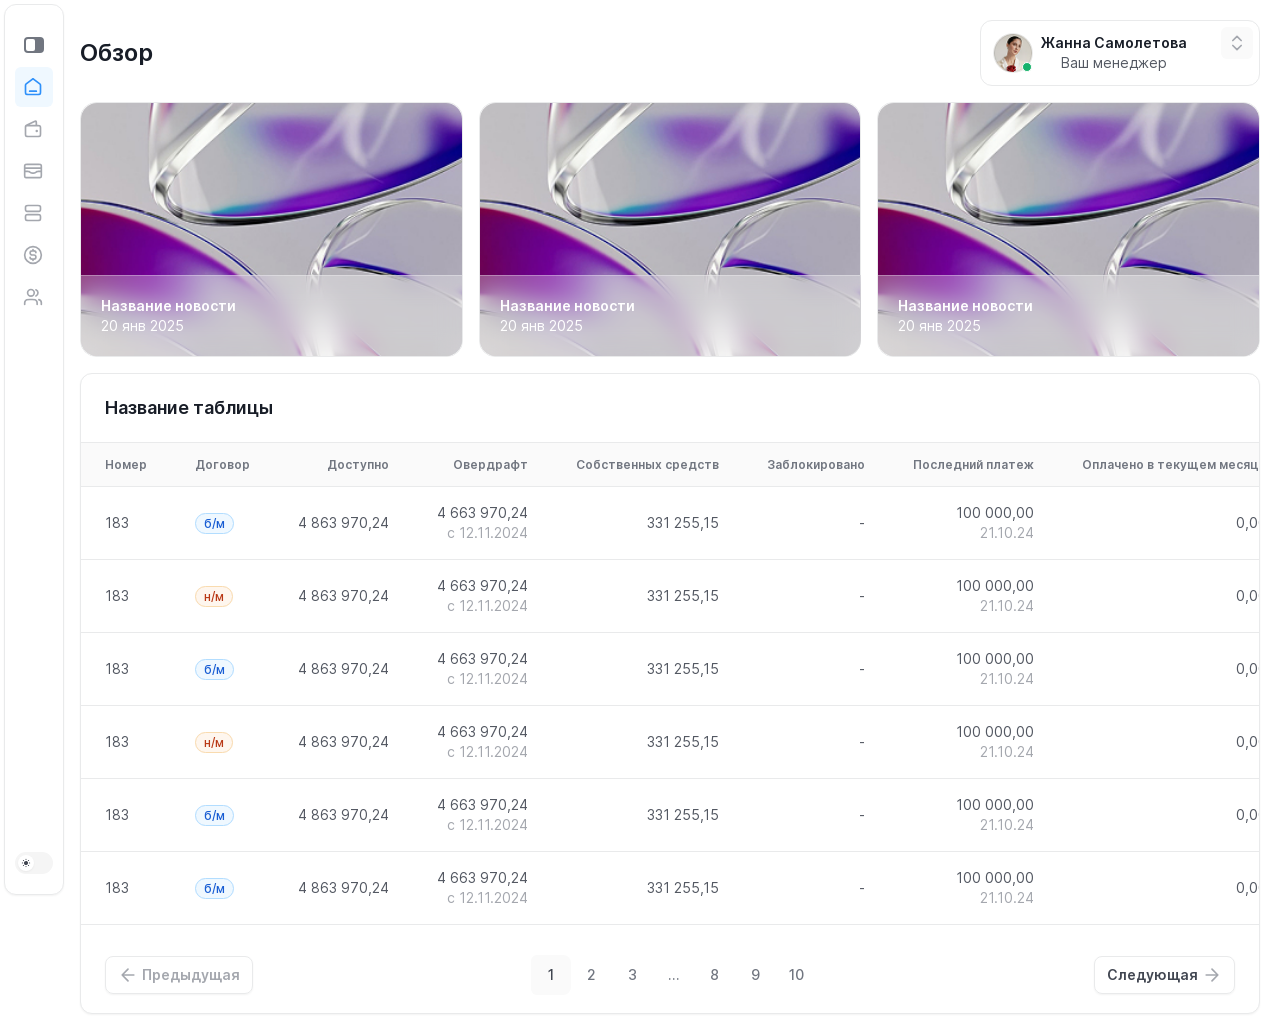
<file: index.html>
<!DOCTYPE html>
<html lang="ru" data-bs-theme="light">
<head>
    <meta charset="UTF-8">
    <meta name="viewport"
          content="width=device-width, user-scalable=no, initial-scale=1.0, maximum-scale=1.0, minimum-scale=1.0">
    <meta http-equiv="X-UA-Compatible" content="ie=edge">
    <link rel="stylesheet" href="assets/css/bootstrap.min.css">
    <link rel="stylesheet" href="assets/css/swiper-bundle.min.css">
    <link rel="stylesheet" href="assets/css/app.css">
    <title>Ollio</title>
</head>
<body>

<section class="personal-area d-flex">
    <div id="sidebarOffcanvas" class="personal-menu offcanvas offcanvas-start" tabindex="-1">
        <div class="menu-cnt">
            <div class="menu-cnt-flex d-flex align-items-center justify-content-between">
                <a href="#" class="logo-menu">
                    <img src="./assets/img/logo.svg" class="logo-light" alt="Ollio">
                    <img src="./assets/img/logo-dark.svg" class="logo-dark" alt="Ollio">
                </a>
                <span class="click-menu">
                    <img src="./assets/img/switch-on.svg" class="icon-switch-on" alt="switch">
                    <img src="./assets/img/switch-off.svg" class="icon-switch-off" alt="switch">
                </span>
                <div class="close-mob-menu" data-bs-dismiss="offcanvas">
                    <i class="icon icon-x-close"></i>
                </div>
            </div>
            <div class="menu-href">
                <ul class="nav flex-column">
                    <li class="nav-item menu-active">
                        <a class="nav-link" href="./index.html">
                            <i class="icon home-line"></i>
                            <span>Обзор</span>
                        </a>
                    </li>
                    <li class="nav-item">
                        <a class="nav-link" href="./sales.html">
                            <i class="icon wallet"></i>
                            <span>Продажи</span>
                        </a>
                    </li>
                    <li class="nav-item">
                        <a class="nav-link" href="./fuel-cards.html">
                            <i class="icon fuel-cards"></i>
                            <span>Топливные карты</span>
                        </a>
                    </li>
                    <li class="nav-item">
                        <a class="nav-link" href="./card-groups.html">
                            <i class="icon card-groups"></i>
                            <span>Группы карт</span>
                        </a>
                    </li>
                    <li class="nav-item">
                        <a class="nav-link" href="./payments.html">
                            <i class="icon payments"></i>
                            <span>Оплаты</span>
                        </a>
                    </li>
                    <li class="nav-item">
                        <a class="nav-link" href="./users.html">
                            <i class="icon users"></i>
                            <span>Пользователи</span>
                        </a>
                    </li>
                </ul>
            </div>
        </div>
        <div class="personal-menu-items">
            <div class="card-account dropdown">
                <button type="button" class="card-account-toggle btn d-flex align-items-start justify-content-between w-100"
                        data-bs-toggle="dropdown" data-bs-display="static" aria-expanded="false">
                    <div class="card-account-flex d-flex align-items-center">
                        <div class="card-account-user d-flex">
                            <img src="./assets/img/user.png" alt="user">
                            <span class="active-light"></span>
                        </div>
                        <div class="account-user-name d-flex flex-column">
                            <span>Жанна Самолетова</span>
                            <small>Ваш менеджер</small>
                        </div>
                    </div>
                    <span class="card-account-open">
                        <i class="icon chevron-selector"></i>
                    </span>
                </button>

                <div class="card-account-mod dropdown-menu">
                    <div class="manager-contacts-fon">
                        <div class="manager-contacts">
                            <h3>Контакты менеджера</h3>
                        </div>
                        <div class="manager-contacts-flex d-flex align-items-start justify-content-between">
                            <div class="manager-contacts-href d-flex flex-column">
                                <a href="mailto:olivia@untitledui.com">
                                    <i class="icon icon-mail"></i>
                                    <span>olivia@untitledui.com</span>
                                </a>
                                <a href="tel:8 800 999 99 99">
                                    <i class="icon icon-call"></i>
                                    <span>8 800 999 99 99</span>
                                </a>
                            </div>
                            <div class="contacts-copy">
                                <i class="icon icon-copy"></i>
                            </div>
                        </div>
                        <div class="contract-number-flex d-flex align-items-start justify-content-between">
                            <div class="manager-contacts-href d-flex align-items-start">
                                <a href="mailto:olivia@untitledui.com">
                                    <i class="icon icon-file"></i>
                                    <div class="contract-number d-flex flex-column">
                                        <span>1232343545545</span>
                                        <small>Номер договора</small>
                                    </div>
                                </a>
                            </div>
                            <div class="contacts-copy">
                                <i class="icon icon-copy"></i>
                            </div>
                        </div>
                    </div>
                    <div class="exit-profile-name">
                        <div class="exit-profile d-flex align-items-center">
                            <i class="icon icon-log-out"></i>
                            <span>Выход</span>
                        </div>
                    </div>
                </div>
            </div>
            <div id="theme-toggle" class="light-dark d-flex align-items-center justify-content-between">
                <div class="click-light ">
                    <span>Light</span>
                    <i class="icon icon-light"></i>
                </div>
                <div class="click-dark">
                    <span>Dark</span>
                    <i class="icon icon-dark"></i>
                </div>
            </div>
        </div>
    </div>
    <div class="personal-main">
        <div class="head-menu">
            <a href="#" class="logo-menu-mob d-flex">
                <img src="./assets/img/logo.svg" class="logo-light" alt="Ollio">
                <img src="./assets/img/logo-dark.svg" class="logo-dark" alt="Ollio">
            </a>
            <button type="button" class="open-menu btn" data-bs-toggle="offcanvas" data-bs-target="#sidebarOffcanvas"
                    aria-controls="sidebarOffcanvas">
                <i class="icon icon-menu"></i>
            </button>
        </div>
        <div class="container-fluid px-0">
        <div class="personal-title d-flex align-items-center justify-content-between">
            <h1>Обзор</h1>
            <div class="card-account dropdown">
                <button type="button" class="card-account-toggle btn d-flex align-items-start justify-content-between w-100"
                        data-bs-toggle="dropdown" data-bs-display="static" aria-expanded="false">
                    <div class="card-account-flex d-flex align-items-center">
                        <div class="card-account-user d-flex">
                            <img src="./assets/img/user.png" alt="user">
                            <span class="active-light"></span>
                        </div>
                        <div class="account-user-name d-flex flex-column">
                            <span>Жанна Самолетова</span>
                            <small>Ваш менеджер</small>
                        </div>
                    </div>
                    <span class="card-account-open">
                        <i class="icon chevron-selector"></i>
                    </span>
                </button>

                <div class="card-account-mod dropdown-menu">
                    <div class="manager-contacts-fon">
                        <div class="manager-contacts">
                            <h3>Контакты менеджера</h3>
                        </div>
                        <div class="manager-contacts-flex d-flex align-items-start justify-content-between">
                            <div class="manager-contacts-href d-flex flex-column">
                                <a href="mailto:olivia@untitledui.com">
                                    <i class="icon icon-mail"></i>
                                    <span>olivia@untitledui.com</span>
                                </a>
                                <a href="tel:8 800 999 99 99">
                                    <i class="icon icon-call"></i>
                                    <span>8 800 999 99 99</span>
                                </a>
                            </div>
                            <div class="contacts-copy">
                                <i class="icon icon-copy"></i>
                            </div>
                        </div>
                        <div class="contract-number-flex d-flex align-items-start justify-content-between">
                            <div class="manager-contacts-href d-flex align-items-start">
                                <a href="mailto:olivia@untitledui.com">
                                    <i class="icon icon-file"></i>
                                    <div class="contract-number d-flex flex-column">
                                        <span>1232343545545</span>
                                        <small>Номер договора</small>
                                    </div>
                                </a>
                            </div>
                            <div class="contacts-copy">
                                <i class="icon icon-copy"></i>
                            </div>
                        </div>
                    </div>
                    <div class="exit-profile-name">
                        <div class="exit-profile d-flex align-items-center">
                            <i class="icon icon-log-out"></i>
                            <span>Выход</span>
                        </div>
                    </div>
                </div>
            </div>
        </div>

        <div class="review-scroll">
            <div class="swiper review-slider">
                <div class="swiper-wrapper">
                    <div class="swiper-slide">
                        <div class="review-box">
                            <img src="./assets/img/review.jpg" alt="review">
                            <div class="review-name d-flex flex-column">
                                <span>Название новости</span>
                                <p>20 янв 2025</p>
                            </div>
                        </div>
                    </div>
                    <div class="swiper-slide">
                        <div class="review-box">
                            <img src="./assets/img/review.jpg" alt="review">
                            <div class="review-name d-flex flex-column">
                                <span>Название новости</span>
                                <p>20 янв 2025</p>
                            </div>
                        </div>
                    </div>
                    <div class="swiper-slide swiper-slide-wide">
                        <div class="review-box">
                            <img src="./assets/img/review.jpg" alt="review">
                            <div class="review-name d-flex flex-column">
                                <span>Название новости</span>
                                <p>20 янв 2025</p>
                            </div>
                        </div>
                    </div>


                    <div class="swiper-slide">
                        <div class="review-box">
                            <img src="./assets/img/review.jpg" alt="review">
                            <div class="review-name d-flex flex-column">
                                <span>Название новости</span>
                                <p>20 янв 2025</p>
                            </div>
                        </div>
                    </div>
                    <div class="swiper-slide">
                        <div class="review-box">
                            <img src="./assets/img/review.jpg" alt="review">
                            <div class="review-name d-flex flex-column">
                                <span>Название новости</span>
                                <p>20 янв 2025</p>
                            </div>
                        </div>
                    </div>
                </div>

            </div>
        </div>

        <div class="personal-table">
            <div class="table-title">
                <h2>Название таблицы</h2>
            </div>

            <div class="table-main table-responsive">
                <table class="table">
                    <thead>
                    <tr>
                        <th>Номер</th>
                        <th>Договор</th>
                        <th class="text-end">Доступно</th>
                        <th class="text-end">Овердрафт</th>
                        <th class="text-end">Собственных средств</th>
                        <th class="text-end">Заблокировано</th>
                        <th class="text-end">Последний платеж</th>
                        <th class="text-end">Оплачено в текущем месяце</th>
                    </tr>
                    </thead>
                    <tbody>
                    <tr>
                        <td>183</td>
                        <td><span class="agreement-m">б/м</span></td>
                        <td class="text-end">4 863 970,24</td>
                        <td class="text-end">
                            4 663 970,24
                            <small>с 12.11.2024</small>
                        </td>
                        <td class="text-end">331 255,15</td>
                        <td class="text-end">-</td>
                        <td class="text-end">
                            100 000,00
                            <small>21.10.24</small>
                        </td>
                        <td class="text-end">0,00</td>
                    </tr>
                    <tr>
                        <td>183</td>
                        <td><span class="agreement-h">н/м</span></td>
                        <td class="text-end">4 863 970,24</td>
                        <td class="text-end">
                            4 663 970,24
                            <small>с 12.11.2024</small>
                        </td>
                        <td class="text-end">331 255,15</td>
                        <td class="text-end">-</td>
                        <td class="text-end">
                            100 000,00
                            <small>21.10.24</small>
                        </td>
                        <td class="text-end">0,00</td>
                    </tr>
                    <tr>
                        <td>183</td>
                        <td><span class="agreement-m">б/м</span></td>
                        <td class="text-end">4 863 970,24</td>
                        <td class="text-end">
                            4 663 970,24
                            <small>с 12.11.2024</small>
                        </td>
                        <td class="text-end">331 255,15</td>
                        <td class="text-end">-</td>
                        <td class="text-end">
                            100 000,00
                            <small>21.10.24</small>
                        </td>
                        <td class="text-end">0,00</td>
                    </tr>
                    <tr>
                        <td>183</td>
                        <td><span class="agreement-h">н/м</span></td>
                        <td class="text-end">4 863 970,24</td>
                        <td class="text-end">
                            4 663 970,24
                            <small>с 12.11.2024</small>
                        </td>
                        <td class="text-end">331 255,15</td>
                        <td class="text-end">-</td>
                        <td class="text-end">
                            100 000,00
                            <small>21.10.24</small>
                        </td>
                        <td class="text-end">0,00</td>
                    </tr>
                    <tr>
                        <td>183</td>
                        <td><span class="agreement-m">б/м</span></td>
                        <td class="text-end">4 863 970,24</td>
                        <td class="text-end">
                            4 663 970,24
                            <small>с 12.11.2024</small>
                        </td>
                        <td class="text-end">331 255,15</td>
                        <td class="text-end">-</td>
                        <td class="text-end">
                            100 000,00
                            <small>21.10.24</small>
                        </td>
                        <td class="text-end">0,00</td>
                    </tr>

                    <tr>
                        <td>183</td>
                        <td><span class="agreement-m">б/м</span></td>
                        <td class="text-end">4 863 970,24</td>
                        <td class="text-end">
                            4 663 970,24
                            <small>с 12.11.2024</small>
                        </td>
                        <td class="text-end">331 255,15</td>
                        <td class="text-end">-</td>
                        <td class="text-end">
                            100 000,00
                            <small>21.10.24</small>
                        </td>
                        <td class="text-end">0,00</td>
                    </tr>
                    </tbody>
                </table>
            </div>


            <nav class="pagination-pages d-flex align-items-center justify-content-between" aria-label="Table pages">
                <div class="pag-arrow-left d-flex align-items-center">
                    <i class="icon arrow-left"></i>
                    <span>Предыдущая</span>
                </div>
                <ul class="pagination pagination-href">
                    <li class="page-item pagination-active"><a class="page-link" href="#">1</a></li>
                    <li class="page-item"><a class="page-link" href="#">2</a></li>
                    <li class="page-item"><a class="page-link" href="#">3</a></li>
                    <li class="page-item"><a class="page-link" href="#">...</a></li>
                    <li class="page-item"><a class="page-link" href="#">8</a></li>
                    <li class="page-item"><a class="page-link" href="#">9</a></li>
                    <li class="page-item"><a class="page-link" href="#">10</a></li>
                </ul>
                <a href="#" class="pagination-mobile">
                    Page 1 of 10
                </a>

                <div class="pag-arrow-right d-flex align-items-center">
                    <span>Следующая</span>
                    <i class="icon arrow-right"></i>
                </div>
            </nav>
        </div>
        </div>

    </div>
</section>

<script src="assets/js/swiper-bundle.min.js"></script>
<script src="assets/js/bootstrap.bundle.min.js"></script>
<script src="assets/js/app.js"></script>
</body>
</html>
</file>
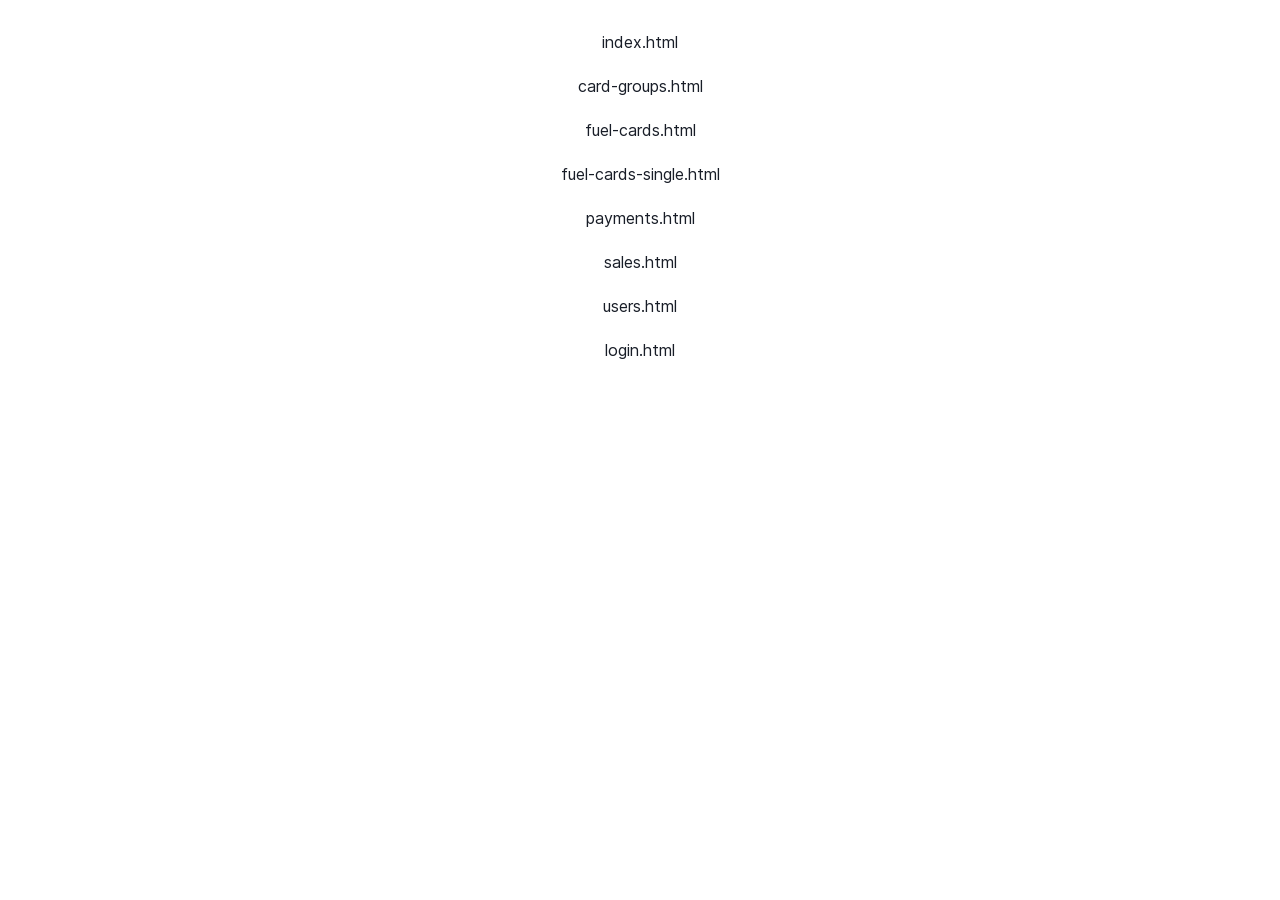
<file: all-page.html>
<!DOCTYPE html>
<html lang="ru" data-bs-theme="light">
<head>
    <meta charset="UTF-8">
    <meta name="viewport"
          content="width=device-width, user-scalable=no, initial-scale=1.0, maximum-scale=1.0, minimum-scale=1.0">
    <meta http-equiv="X-UA-Compatible" content="ie=edge">
    <link rel="stylesheet" href="assets/css/bootstrap.min.css">
    <link rel="stylesheet" href="assets/css/swiper-bundle.min.css">
    <link rel="stylesheet" href="assets/css/app.css">
    <title>Ollio</title>
</head>
<style>
    .href-pages{
        gap: 20px;
        padding: 30px;
        display: flex;
        flex-direction: column;
        align-items: center;
    }
    .href-pages a{
        color: var(--title-color);
    }
</style>
<body>

<div class="href-pages">
    <a target="_blank" href="./index.html">index.html</a>
    <a target="_blank" href="./card-groups.html">card-groups.html</a>
    <a target="_blank" href="./fuel-cards.html">fuel-cards.html</a>
    <a target="_blank" href="./fuel-cards-single.html">fuel-cards-single.html</a>
    <a target="_blank" href="./payments.html">payments.html</a>
    <a target="_blank" href="./sales.html">sales.html</a>
    <a target="_blank" href="./users.html">users.html</a>
    <a target="_blank" href="./login.html">login.html</a>
</div>


</body>
</html>
</file>
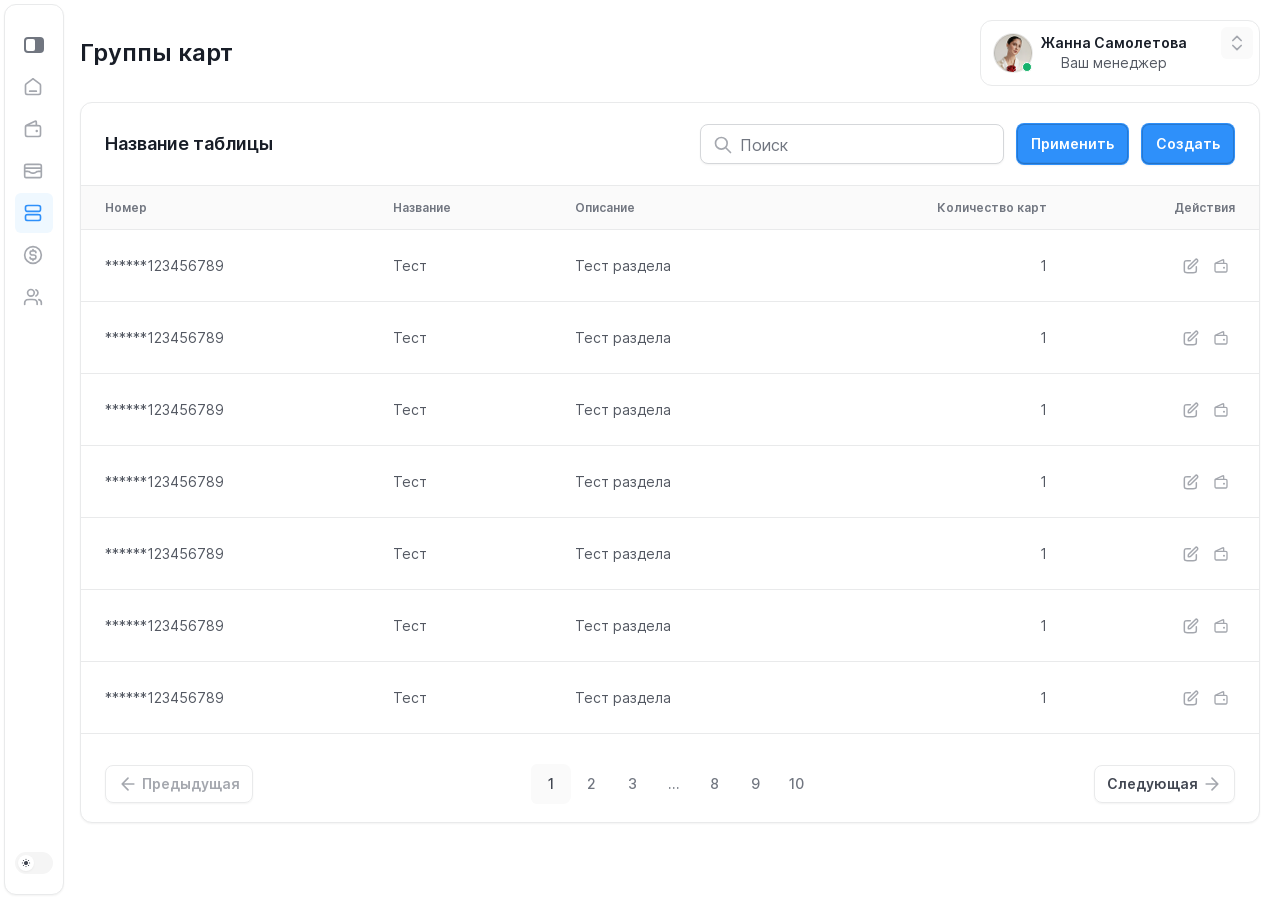
<file: card-groups.html>
<!DOCTYPE html>
<html lang="ru" data-bs-theme="light">
<head>
    <meta charset="UTF-8">
    <meta name="viewport"
          content="width=device-width, user-scalable=no, initial-scale=1.0, maximum-scale=1.0, minimum-scale=1.0">
    <meta http-equiv="X-UA-Compatible" content="ie=edge">
    <link rel="stylesheet" href="assets/css/bootstrap.min.css">
    <link rel="stylesheet" href="assets/css/swiper-bundle.min.css">
    <link rel="stylesheet" href="assets/css/app.css">
    <title>Ollio</title>
</head>
<body>

<section class="personal-area d-flex">
    <div id="sidebarOffcanvas" class="personal-menu offcanvas offcanvas-start" tabindex="-1">
        <div class="menu-cnt">
            <div class="menu-cnt-flex d-flex align-items-center justify-content-between">
                <a href="#" class="logo-menu">
                    <img src="./assets/img/logo.svg" class="logo-light" alt="Ollio">
                    <img src="./assets/img/logo-dark.svg" class="logo-dark" alt="Ollio">
                </a>
                <span class="click-menu">
                    <img src="./assets/img/switch-on.svg" class="icon-switch-on" alt="switch">
                    <img src="./assets/img/switch-off.svg" class="icon-switch-off" alt="switch">
                </span>
                <div class="close-mob-menu" data-bs-dismiss="offcanvas">
                    <i class="icon icon-x-close"></i>
                </div>
            </div>
            <div class="menu-href">
                <ul class="nav flex-column">
                    <li class="nav-item">
                        <a class="nav-link" href="./index.html">
                            <i class="icon home-line"></i>
                            <span>Обзор</span>
                        </a>
                    </li>
                    <li class="nav-item">
                        <a class="nav-link" href="./sales.html">
                            <i class="icon wallet"></i>
                            <span>Продажи</span>
                        </a>
                    </li>
                    <li class="nav-item">
                        <a class="nav-link" href="./fuel-cards.html">
                            <i class="icon fuel-cards"></i>
                            <span>Топливные карты</span>
                        </a>
                    </li>
                    <li class="nav-item menu-active">
                        <a class="nav-link" href="./card-groups.html">
                            <i class="icon card-groups"></i>
                            <span>Группы карт</span>
                        </a>
                    </li>
                    <li class="nav-item">
                        <a class="nav-link" href="./payments.html">
                            <i class="icon payments"></i>
                            <span>Оплаты</span>
                        </a>
                    </li>
                    <li class="nav-item">
                        <a class="nav-link" href="./users.html">
                            <i class="icon users"></i>
                            <span>Пользователи</span>
                        </a>
                    </li>
                </ul>
            </div>
        </div>
        <div class="personal-menu-items">
            <div class="card-account dropdown">
                <button type="button" class="card-account-toggle btn d-flex align-items-start justify-content-between w-100"
                        data-bs-toggle="dropdown" data-bs-display="static" aria-expanded="false">
                    <div class="card-account-flex d-flex align-items-center">
                        <div class="card-account-user d-flex">
                            <img src="./assets/img/user.png" alt="user">
                            <span class="active-light"></span>
                        </div>
                        <div class="account-user-name d-flex flex-column">
                            <span>Жанна Самолетова</span>
                            <small>Ваш менеджер</small>
                        </div>
                    </div>
                    <span class="card-account-open">
                        <i class="icon chevron-selector"></i>
                    </span>
                </button>

                <div class="card-account-mod dropdown-menu">
                    <div class="manager-contacts-fon">
                        <div class="manager-contacts">
                            <h3>Контакты менеджера</h3>
                        </div>
                        <div class="manager-contacts-flex d-flex align-items-start justify-content-between">
                            <div class="manager-contacts-href d-flex flex-column">
                                <a href="mailto:olivia@untitledui.com">
                                    <i class="icon icon-mail"></i>
                                    <span>olivia@untitledui.com</span>
                                </a>
                                <a href="tel:8 800 999 99 99">
                                    <i class="icon icon-call"></i>
                                    <span>8 800 999 99 99</span>
                                </a>
                            </div>
                            <div class="contacts-copy">
                                <i class="icon icon-copy"></i>
                            </div>
                        </div>
                        <div class="contract-number-flex d-flex align-items-start justify-content-between">
                            <div class="manager-contacts-href d-flex align-items-start">
                                <a href="mailto:olivia@untitledui.com">
                                    <i class="icon icon-file"></i>
                                    <div class="contract-number d-flex flex-column">
                                        <span>1232343545545</span>
                                        <small>Номер договора</small>
                                    </div>
                                </a>
                            </div>
                            <div class="contacts-copy">
                                <i class="icon icon-copy"></i>
                            </div>
                        </div>
                    </div>
                    <div class="exit-profile-name">
                        <div class="exit-profile d-flex align-items-center">
                            <i class="icon icon-log-out"></i>
                            <span>Выход</span>
                        </div>
                    </div>
                </div>
            </div>
            <div id="theme-toggle" class="light-dark d-flex align-items-center justify-content-between">
                <div class="click-light ">
                    <span>Light</span>
                    <i class="icon icon-light"></i>
                </div>
                <div class="click-dark">
                    <span>Dark</span>
                    <i class="icon icon-dark"></i>
                </div>
            </div>
        </div>
    </div>
    <div class="personal-main">
        <div class="head-menu">
            <a href="#" class="logo-menu-mob d-flex">
                <img src="./assets/img/logo.svg" class="logo-light" alt="Ollio">
                <img src="./assets/img/logo-dark.svg" class="logo-dark" alt="Ollio">
            </a>
            <button type="button" class="open-menu btn" data-bs-toggle="offcanvas" data-bs-target="#sidebarOffcanvas" aria-controls="sidebarOffcanvas">
                <i class="icon icon-menu"></i>
            </button>
        </div>
        <div class="container-fluid px-0">
        <div class="personal-title d-flex align-items-center justify-content-between">
            <h1>Группы карт</h1>
            <div class="card-account dropdown">
                <button type="button" class="card-account-toggle btn d-flex align-items-start justify-content-between w-100"
                        data-bs-toggle="dropdown" data-bs-display="static" aria-expanded="false">
                    <div class="card-account-flex d-flex align-items-center">
                        <div class="card-account-user d-flex">
                            <img src="./assets/img/user.png" alt="user">
                            <span class="active-light"></span>
                        </div>
                        <div class="account-user-name d-flex flex-column">
                            <span>Жанна Самолетова</span>
                            <small>Ваш менеджер</small>
                        </div>
                    </div>
                    <span class="card-account-open">
                        <i class="icon chevron-selector"></i>
                    </span>
                </button>

                <div class="card-account-mod dropdown-menu">
                    <div class="manager-contacts-fon">
                        <div class="manager-contacts">
                            <h3>Контакты менеджера</h3>
                        </div>
                        <div class="manager-contacts-flex d-flex align-items-start justify-content-between">
                            <div class="manager-contacts-href d-flex flex-column">
                                <a href="mailto:olivia@untitledui.com">
                                    <i class="icon icon-mail"></i>
                                    <span>olivia@untitledui.com</span>
                                </a>
                                <a href="tel:8 800 999 99 99">
                                    <i class="icon icon-call"></i>
                                    <span>8 800 999 99 99</span>
                                </a>
                            </div>
                            <div class="contacts-copy">
                                <i class="icon icon-copy"></i>
                            </div>
                        </div>
                        <div class="contract-number-flex d-flex align-items-start justify-content-between">
                            <div class="manager-contacts-href d-flex align-items-start">
                                <a href="mailto:olivia@untitledui.com">
                                    <i class="icon icon-file"></i>
                                    <div class="contract-number d-flex flex-column">
                                        <span>1232343545545</span>
                                        <small>Номер договора</small>
                                    </div>
                                </a>
                            </div>
                            <div class="contacts-copy">
                                <i class="icon icon-copy"></i>
                            </div>
                        </div>
                    </div>
                    <div class="exit-profile-name">
                        <div class="exit-profile d-flex align-items-center">
                            <i class="icon icon-log-out"></i>
                            <span>Выход</span>
                        </div>
                    </div>
                </div>
            </div>
        </div>

        <div class="personal-table personal-table-group">
            <div class="table-title card-groups-tit">
                <h2>Название таблицы</h2>

                <div class="row g-0 sales-search-cnt align-items-center">
                    <div class="col-auto sales-search">
                        <div class="input-group">
                            <span class="input-group-text"><i class="icon icon-search"></i></span>
                            <input type="text" class="form-control" placeholder="Поиск">
                        </div>
                    </div>
                    <div class="col-auto card-groups-remove">
                        <button class="btn btn-blue ">Применить</button>
                    </div>
                    <div class="col-auto">
                        <button class="btn btn-blue card-groups-btn d-flex align-items-center justify-content-center">
                            <i class="icon icon-plus"></i>
                            <span>Создать</span>
                        </button>
                    </div>
                </div>
            </div>
            <div class="table-main table-responsive">
                <table class="table">
                    <thead>
                    <tr>
                        <th>Номер</th>
                        <th>Название</th>
                        <th>Описание</th>
                        <th class="text-end">Количество карт</th>
                        <th class="text-end">Действия</th>
                    </tr>
                    </thead>
                    <tbody>
                    <tr>
                        <td>******123456789</td>
                        <td>Тест</td>
                        <td>Тест раздела</td>
                        <td class="text-end">1</td>
                        <td>
                            <div class="users-table-btn d-flex align-items-center justify-content-end">
                                <button class="btn btn-edit d-flex align-items-center justify-content-center" data-bs-toggle="modal" data-bs-target="#editing-group"><i class="icon icon-edit"></i></button>
                                <button class="btn btn-wallet d-flex align-items-center justify-content-center"><i class="icon wallet"></i></button>
                            </div>
                        </td>
                    </tr>
                    <tr>
                        <td>******123456789</td>
                        <td>Тест</td>
                        <td>Тест раздела</td>
                        <td class="text-end">1</td>
                        <td>
                            <div class="users-table-btn d-flex align-items-center justify-content-end">
                                <button class="btn btn-edit d-flex align-items-center justify-content-center" data-bs-toggle="modal" data-bs-target="#editing-group"><i class="icon icon-edit"></i></button>
                                <button class="btn btn-wallet d-flex align-items-center justify-content-center"><i class="icon wallet"></i></button>
                            </div>
                        </td>
                    </tr>
                    <tr>
                        <td>******123456789</td>
                        <td>Тест</td>
                        <td>Тест раздела</td>
                        <td class="text-end">1</td>
                        <td>
                            <div class="users-table-btn d-flex align-items-center justify-content-end">
                                <button class="btn btn-edit d-flex align-items-center justify-content-center" data-bs-toggle="modal" data-bs-target="#editing-group"><i class="icon icon-edit"></i></button>
                                <button class="btn btn-wallet d-flex align-items-center justify-content-center"><i class="icon wallet"></i></button>
                            </div>
                        </td>
                    </tr>
                    <tr>
                        <td>******123456789</td>
                        <td>Тест</td>
                        <td>Тест раздела</td>
                        <td class="text-end">1</td>
                        <td>
                            <div class="users-table-btn d-flex align-items-center justify-content-end">
                                <button class="btn btn-edit d-flex align-items-center justify-content-center" data-bs-toggle="modal" data-bs-target="#editing-group"><i class="icon icon-edit"></i></button>
                                <button class="btn btn-wallet d-flex align-items-center justify-content-center"><i class="icon wallet"></i></button>
                            </div>
                        </td>
                    </tr>
                    <tr>
                        <td>******123456789</td>
                        <td>Тест</td>
                        <td>Тест раздела</td>
                        <td class="text-end">1</td>
                        <td>
                            <div class="users-table-btn d-flex align-items-center justify-content-end">
                                <button class="btn btn-edit d-flex align-items-center justify-content-center" data-bs-toggle="modal" data-bs-target="#editing-group"><i class="icon icon-edit"></i></button>
                                <button class="btn btn-wallet d-flex align-items-center justify-content-center"><i class="icon wallet"></i></button>
                            </div>
                        </td>
                    </tr>
                    <tr>
                        <td>******123456789</td>
                        <td>Тест</td>
                        <td>Тест раздела</td>
                        <td class="text-end">1</td>
                        <td>
                            <div class="users-table-btn d-flex align-items-center justify-content-end">
                                <button class="btn btn-edit d-flex align-items-center justify-content-center" data-bs-toggle="modal" data-bs-target="#editing-group"><i class="icon icon-edit"></i></button>
                                <button class="btn btn-wallet d-flex align-items-center justify-content-center"><i class="icon wallet"></i></button>
                            </div>
                        </td>
                    </tr>
                    <tr>
                        <td>******123456789</td>
                        <td>Тест</td>
                        <td>Тест раздела</td>
                        <td class="text-end">1</td>
                        <td>
                            <div class="users-table-btn d-flex align-items-center justify-content-end">
                                <button class="btn btn-edit d-flex align-items-center justify-content-center" data-bs-toggle="modal" data-bs-target="#editing-group"><i class="icon icon-edit"></i></button>
                                <button class="btn btn-wallet d-flex align-items-center justify-content-center"><i class="icon wallet"></i></button>
                            </div>
                        </td>
                    </tr>
                    </tbody>
                </table>
            </div>

            <nav class="pagination-pages d-flex align-items-center justify-content-between" aria-label="Table pages">
                <div class="pag-arrow-left d-flex align-items-center">
                    <i class="icon arrow-left"></i>
                    <span>Предыдущая</span>
                </div>
                <ul class="pagination pagination-href">
                    <li class="page-item pagination-active"><a class="page-link" href="#">1</a></li>
                    <li class="page-item"><a class="page-link" href="#">2</a></li>
                    <li class="page-item"><a class="page-link" href="#">3</a></li>
                    <li class="page-item"><a class="page-link" href="#">...</a></li>
                    <li class="page-item"><a class="page-link" href="#">8</a></li>
                    <li class="page-item"><a class="page-link" href="#">9</a></li>
                    <li class="page-item"><a class="page-link" href="#">10</a></li>
                </ul>
                <a href="#" class="pagination-mobile">
                    Page 1 of 10
                </a>
                <div class="pag-arrow-right d-flex align-items-center">
                    <span>Следующая</span>
                    <i class="icon arrow-right"></i>
                </div>
            </nav>
        </div>
        </div>


    </div>
</section>










<div id="editing-group" class="modal fade" tabindex="-1" aria-hidden="true">
    <div class="modal-dialog modal-dialog-centered">
        <div class="modal-content">
            <div class="modal-header modal-form-title">
                <h2>Редактирование группы карт</h2>
                <button class="btn-close" data-bs-dismiss="modal" aria-label="Close"></button>
            </div>
            <div class="modal-body editing-groups">
                <div class="editing-groups-inp">
                    <label for="groupEditName" class="form-label">Название</label>
                    <input type="text" class="form-control" id="groupEditName">
                </div>
                <div class="editing-groups-inp">
                    <label for="groupEditDescription" class="form-label">Описание</label>
                    <input type="text" class="form-control" id="groupEditDescription">
                </div>
            </div>
            <div class="modal-footer editing-group-btn d-flex align-items-center justify-content-end">
                <button type="button" class="btn btn-cancel" data-bs-dismiss="modal">Закрыть</button>
                <button type="button" class="btn btn-blue">Сохранить</button>
            </div>
        </div>
    </div>
</div>




<script src="assets/js/swiper-bundle.min.js"></script>
<script src="assets/js/bootstrap.bundle.min.js"></script>
<script src="assets/js/app.js"></script>
</body>
</html>
</file>
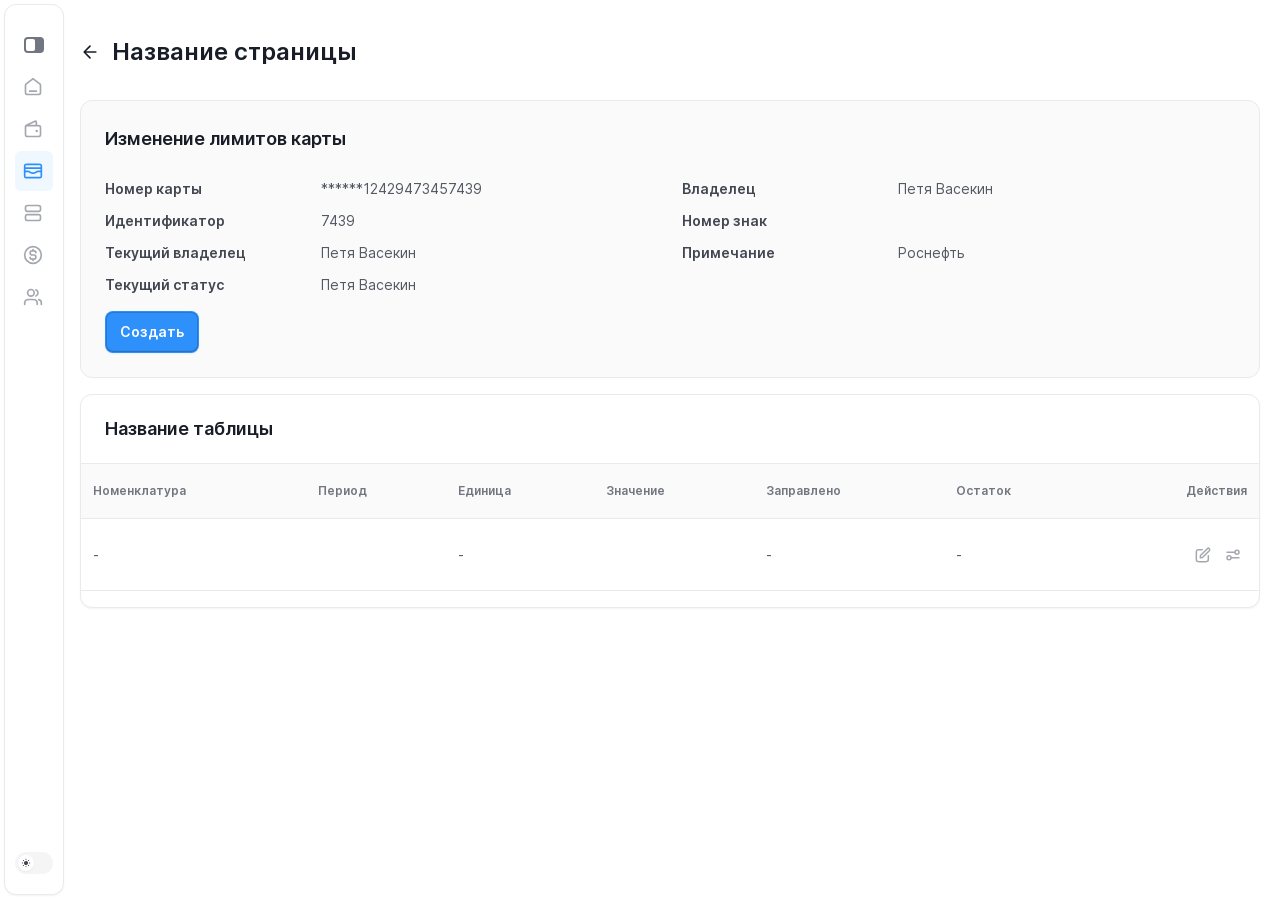
<file: fuel-cards-single.html>
<!DOCTYPE html>
<html lang="ru" data-bs-theme="light">
<head>
    <meta charset="UTF-8">
    <meta name="viewport"
          content="width=device-width, user-scalable=no, initial-scale=1.0, maximum-scale=1.0, minimum-scale=1.0">
    <meta http-equiv="X-UA-Compatible" content="ie=edge">
    <link rel="stylesheet" href="assets/css/bootstrap.min.css">
    <link rel="stylesheet" href="assets/css/swiper-bundle.min.css">
    <link rel="stylesheet" href="assets/css/app.css">
    <title>Ollio</title>
</head>
<body>

<section class="personal-area d-flex">
    <div id="sidebarOffcanvas" class="personal-menu offcanvas offcanvas-start" tabindex="-1">
        <div class="menu-cnt">
            <div class="menu-cnt-flex d-flex align-items-center justify-content-between">
                <a href="#" class="logo-menu">
                    <img src="./assets/img/logo.svg" class="logo-light" alt="Ollio">
                    <img src="./assets/img/logo-dark.svg" class="logo-dark" alt="Ollio">
                </a>
                <span class="click-menu">
                    <img src="./assets/img/switch-on.svg" class="icon-switch-on" alt="switch">
                    <img src="./assets/img/switch-off.svg" class="icon-switch-off" alt="switch">
                </span>
                <div class="close-mob-menu" data-bs-dismiss="offcanvas">
                    <i class="icon icon-x-close"></i>
                </div>
            </div>
            <div class="menu-href">
                <ul class="nav flex-column">
                    <li class="nav-item">
                        <a class="nav-link" href="./index.html">
                            <i class="icon home-line"></i>
                            <span>Обзор</span>
                        </a>
                    </li>
                    <li class="nav-item">
                        <a class="nav-link" href="./sales.html">
                            <i class="icon wallet"></i>
                            <span>Продажи</span>
                        </a>
                    </li>
                    <li class="nav-item menu-active">
                        <a class="nav-link" href="./fuel-cards.html">
                            <i class="icon fuel-cards"></i>
                            <span>Топливные карты</span>
                        </a>
                    </li>
                    <li class="nav-item">
                        <a class="nav-link" href="./card-groups.html">
                            <i class="icon card-groups"></i>
                            <span>Группы карт</span>
                        </a>
                    </li>
                    <li class="nav-item">
                        <a class="nav-link" href="./payments.html">
                            <i class="icon payments"></i>
                            <span>Оплаты</span>
                        </a>
                    </li>
                    <li class="nav-item">
                        <a class="nav-link" href="./users.html">
                            <i class="icon users"></i>
                            <span>Пользователи</span>
                        </a>
                    </li>
                </ul>
            </div>
        </div>
        <div class="personal-menu-items">
            <div class="card-account dropdown">
                <button type="button" class="card-account-toggle btn d-flex align-items-start justify-content-between w-100"
                        data-bs-toggle="dropdown" data-bs-display="static" aria-expanded="false">
                    <div class="card-account-flex d-flex align-items-center">
                        <div class="card-account-user d-flex">
                            <img src="./assets/img/user.png" alt="user">
                            <span class="active-light"></span>
                        </div>
                        <div class="account-user-name d-flex flex-column">
                            <span>Жанна Самолетова</span>
                            <small>Ваш менеджер</small>
                        </div>
                    </div>
                    <span class="card-account-open">
                        <i class="icon chevron-selector"></i>
                    </span>
                </button>

                <div class="card-account-mod dropdown-menu">
                    <div class="manager-contacts-fon">
                        <div class="manager-contacts">
                            <h3>Контакты менеджера</h3>
                        </div>
                        <div class="manager-contacts-flex d-flex align-items-start justify-content-between">
                            <div class="manager-contacts-href d-flex flex-column">
                                <a href="mailto:olivia@untitledui.com">
                                    <i class="icon icon-mail"></i>
                                    <span>olivia@untitledui.com</span>
                                </a>
                                <a href="tel:8 800 999 99 99">
                                    <i class="icon icon-call"></i>
                                    <span>8 800 999 99 99</span>
                                </a>
                            </div>
                            <div class="contacts-copy">
                                <i class="icon icon-copy"></i>
                            </div>
                        </div>
                        <div class="contract-number-flex d-flex align-items-start justify-content-between">
                            <div class="manager-contacts-href d-flex align-items-start">
                                <a href="mailto:olivia@untitledui.com">
                                    <i class="icon icon-file"></i>
                                    <div class="contract-number d-flex flex-column">
                                        <span>1232343545545</span>
                                        <small>Номер договора</small>
                                    </div>
                                </a>
                            </div>
                            <div class="contacts-copy">
                                <i class="icon icon-copy"></i>
                            </div>
                        </div>
                    </div>
                    <div class="exit-profile-name">
                        <div class="exit-profile d-flex align-items-center">
                            <i class="icon icon-log-out"></i>
                            <span>Выход</span>
                        </div>
                    </div>
                </div>
            </div>
            <div id="theme-toggle" class="light-dark d-flex align-items-center justify-content-between">
                <div class="click-light ">
                    <span>Light</span>
                    <i class="icon icon-light"></i>
                </div>
                <div class="click-dark">
                    <span>Dark</span>
                    <i class="icon icon-dark"></i>
                </div>
            </div>
        </div>
    </div>
    <div class="personal-main">
        <div class="head-menu">
            <a href="#" class="logo-menu-mob d-flex">
                <img src="./assets/img/logo.svg" class="logo-light" alt="Ollio">
                <img src="./assets/img/logo-dark.svg" class="logo-dark" alt="Ollio">
            </a>
            <button type="button" class="open-menu btn" data-bs-toggle="offcanvas" data-bs-target="#sidebarOffcanvas" aria-controls="sidebarOffcanvas">
                <i class="icon icon-menu"></i>
            </button>
        </div>
        <div class="container-fluid px-0">

        <div class="fuel-single">
            <a href="#" class="back-fuel d-flex align-items-center">
                <i class="icon arrow-left"></i>
                <h1>Название страницы</h1>
            </a>
            <div class="fuel-single-cnt">
                <h2>Изменение лимитов карты</h2>
                <div class="row g-4 fuel-single-flex">
                    <div class="col-12 col-lg-6">
                        <div class="card-details-cnt d-flex flex-column">
                            <div class="card-details-name">
                                <p>Номер карты</p>
                                <span>******12429473457439</span>
                            </div>
                            <div class="card-details-name">
                                <p>Идентификатор</p>
                                <span>7439</span>
                            </div>
                            <div class="card-details-name">
                                <p>Текущий владелец</p>
                                <span>Петя Васекин</span>
                            </div>
                            <div class="card-details-name">
                                <p>Текущий статус</p>
                                <span>Петя Васекин</span>
                            </div>
                        </div>
                    </div>
                    <div class="col-12 col-lg-6">
                        <div class="card-details-cnt d-flex flex-column">
                            <div class="card-details-name">
                                <p>Владелец</p>
                                <span>Петя Васекин</span>
                            </div>
                            <div class="card-details-name">
                                <p>Номер знак</p>
                                <span></span>
                            </div>
                            <div class="card-details-name">
                                <p>Примечание</p>
                                <span>Роснефть</span>
                            </div>
                        </div>
                    </div>
                </div>
                <button class="btn btn-blue" data-bs-toggle="modal" data-bs-target="#create-limit">Создать</button>
            </div>
        </div>


        <div class="personal-table">
            <div class="table-title  ">
                <h2>Название таблицы</h2>
            </div>
            <div class="table-fuel-cards table-responsive">
                <table class="table">
                    <thead>
                    <tr>
                        <th>Номенклатура</th>
                        <th>Период</th>
                        <th>Единица</th>
                        <th>Значение</th>
                        <th>Заправлено</th>
                        <th>Остаток</th>
                        <th class="text-end">Действия</th>
                    </tr>
                    </thead>
                    <tbody>
                    <tr>
                        <td>
                            -
                        </td>
                        <td></td>
                        <td>-</td>
                        <td></td>
                        <td>-</td>
                        <td>-</td>
                        <td>
                            <div class="users-table-btn d-flex align-items-center justify-content-end">
                                <button class="btn btn-edit d-flex align-items-center justify-content-center"
                                        data-bs-toggle="modal" data-bs-target="#card-details"><i
                                        class="icon icon-edit"></i></button>
                                <button class="btn btn-settings d-flex align-items-center justify-content-center"><i
                                        class="icon icon-settings"></i></button>
                            </div>
                        </td>
                    </tr>

                    </tbody>
                </table>
            </div>

        </div>

        </div>

    </div>
</section>


<div id="create-limit" class="modal fade" tabindex="-1" aria-hidden="true">
    <div class="modal-dialog modal-dialog-centered">
        <div class="modal-content create-limit-mod">

            <div class="modal-header modal-form-title pd-5 align-items-center justify-content-between">
                <h2>Создать лимит карты</h2>
                <button type="button" class="btn-close" data-bs-dismiss="modal" aria-label="Close"></button>
            </div>
            <div class="modal-body editing-groups">
                <div class="card-details-cnt d-flex flex-column">
                    <div class="card-details-name">
                        <p>Номер карты</p>
                        <span>******12429473457439</span>
                    </div>
                    <div class="card-details-name">
                        <p>Идентификатор</p>
                        <span>7439</span>
                    </div>
                    <div class="card-details-name">
                        <p>Владелец</p>
                        <span>Петя Васекин</span>
                    </div>
                    <div class="card-details-name">
                        <p>Номер знак</p>
                        <span></span>
                    </div>
                    <div class="card-details-name">
                        <p>Описание</p>
                        <span>Роснефть</span>
                    </div>
                </div>

                <div class="editing-groups-inp">
                    <label for="limitNomenclature" class="form-label">Номенклатура</label>
                    <select class="form-select" id="limitNomenclature">
                        <option value=""></option>
                        <option value="">Номенклатура 2</option>
                        <option value="">Номенклатура 3</option>
                        <option value="">Номенклатура 4</option>
                    </select>
                </div>
                <div class="editing-groups-inp">
                    <label for="limitPeriod" class="form-label">Период</label>
                    <select class="form-select" id="limitPeriod">
                        <option value=""></option>
                        <option value="">Номенклатура 2</option>
                        <option value="">Номенклатура 3</option>
                        <option value="">Номенклатура 4</option>
                    </select>
                </div>
                <div class="editing-groups-inp">
                    <label for="limitUnit" class="form-label">Единица измерения</label>
                    <select class="form-select" id="limitUnit">
                        <option value=""></option>
                        <option value="">Номенклатура 2</option>
                        <option value="">Номенклатура 3</option>
                        <option value="">Номенклатура 4</option>
                    </select>
                </div>
                <div class="editing-groups-inp">
                    <label for="limitValue" class="form-label">Значение лимита</label>
                    <input type="text" class="form-control" id="limitValue">
                </div>
                <div class="editing-groups-inp">
                    <label for="limitTxCount" class="form-label">Количество транзакций</label>
                    <input type="text" class="form-control" id="limitTxCount">
                </div>

            </div>

            <div class="modal-footer editing-group-btn d-flex align-items-center justify-content-end">
                <button type="button" class="btn btn-cancel" data-bs-dismiss="modal">Закрыть</button>
                <button type="button" class="btn btn-blue">Сохранить</button>
            </div>
        </div>
    </div>
</div>


<script src="assets/js/swiper-bundle.min.js"></script>
<script src="assets/js/bootstrap.bundle.min.js"></script>
<script src="assets/js/app.js"></script>
</body>
</html>
</file>
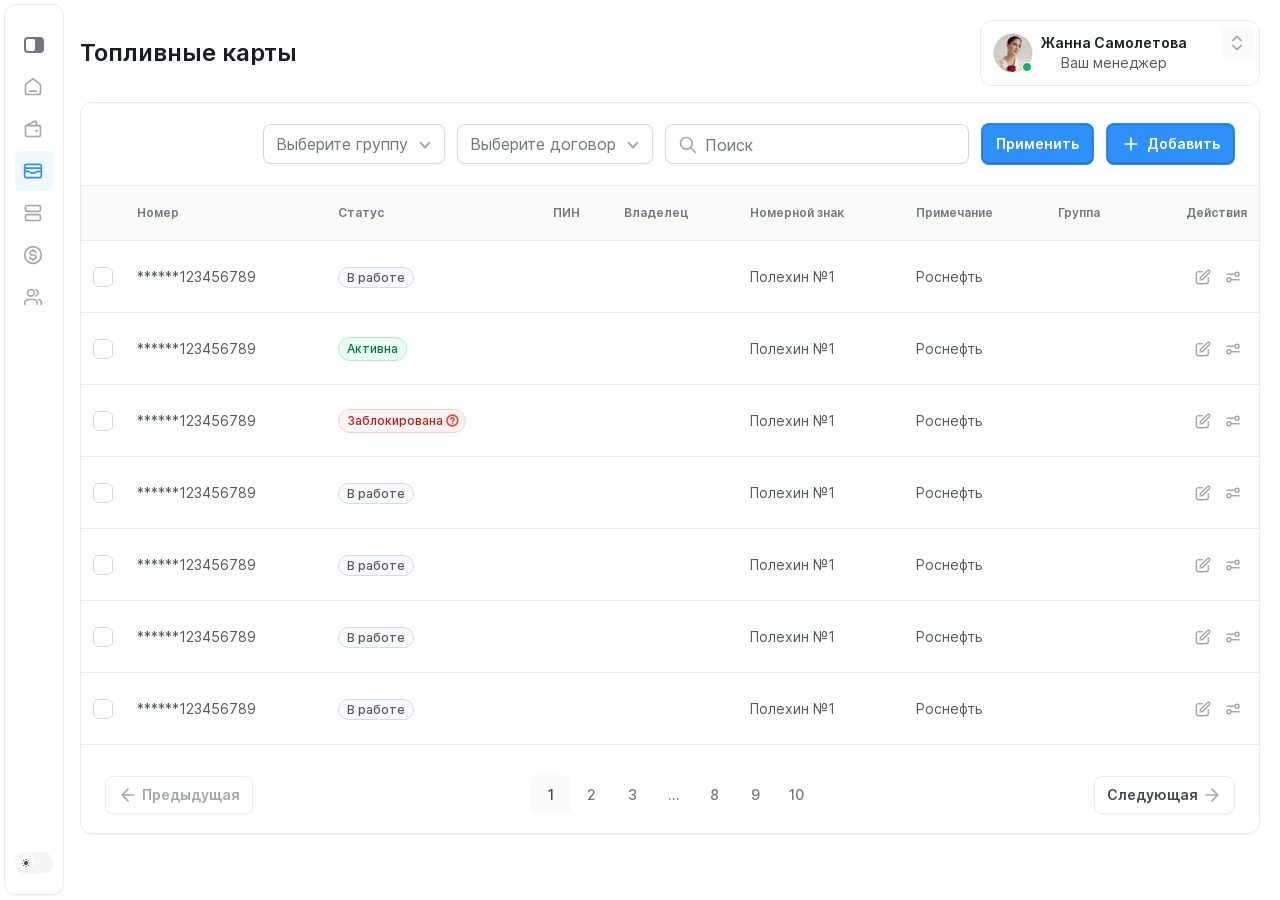
<file: fuel-cards.html>
<!DOCTYPE html>
<html lang="ru" data-bs-theme="light">
<head>
    <meta charset="UTF-8">
    <meta name="viewport"
          content="width=device-width, user-scalable=no, initial-scale=1.0, maximum-scale=1.0, minimum-scale=1.0">
    <meta http-equiv="X-UA-Compatible" content="ie=edge">
    <link rel="stylesheet" href="assets/css/bootstrap.min.css">
    <link rel="stylesheet" href="assets/css/swiper-bundle.min.css">
    <link rel="stylesheet" href="assets/css/app.css">
    <title>Ollio</title>
</head>
<body>

<section class="personal-area d-flex">
    <div id="sidebarOffcanvas" class="personal-menu offcanvas offcanvas-start" tabindex="-1">
        <div class="menu-cnt">
            <div class="menu-cnt-flex d-flex align-items-center justify-content-between">
                <a href="#" class="logo-menu">
                    <img src="./assets/img/logo.svg" class="logo-light" alt="Ollio">
                    <img src="./assets/img/logo-dark.svg" class="logo-dark" alt="Ollio">
                </a>
                <span class="click-menu">
                    <img src="./assets/img/switch-on.svg" class="icon-switch-on" alt="switch">
                    <img src="./assets/img/switch-off.svg" class="icon-switch-off" alt="switch">
                </span>
                <div class="close-mob-menu" data-bs-dismiss="offcanvas">
                    <i class="icon icon-x-close"></i>
                </div>
            </div>
            <div class="menu-href">
                <ul class="nav flex-column">
                    <li class="nav-item">
                        <a class="nav-link" href="./index.html">
                            <i class="icon home-line"></i>
                            <span>Обзор</span>
                        </a>
                    </li>
                    <li class="nav-item">
                        <a class="nav-link" href="./sales.html">
                            <i class="icon wallet"></i>
                            <span>Продажи</span>
                        </a>
                    </li>
                    <li class="nav-item menu-active">
                        <a class="nav-link" href="./fuel-cards.html">
                            <i class="icon fuel-cards"></i>
                            <span>Топливные карты</span>
                        </a>
                    </li>
                    <li class="nav-item">
                        <a class="nav-link" href="./card-groups.html">
                            <i class="icon card-groups"></i>
                            <span>Группы карт</span>
                        </a>
                    </li>
                    <li class="nav-item">
                        <a class="nav-link" href="./payments.html">
                            <i class="icon payments"></i>
                            <span>Оплаты</span>
                        </a>
                    </li>
                    <li class="nav-item">
                        <a class="nav-link" href="./users.html">
                            <i class="icon users"></i>
                            <span>Пользователи</span>
                        </a>
                    </li>
                </ul>
            </div>
        </div>
        <div class="personal-menu-items">
            <div class="card-account dropdown">
                <button type="button" class="card-account-toggle btn d-flex align-items-start justify-content-between w-100"
                        data-bs-toggle="dropdown" data-bs-display="static" aria-expanded="false">
                    <div class="card-account-flex d-flex align-items-center">
                        <div class="card-account-user d-flex">
                            <img src="./assets/img/user.png" alt="user">
                            <span class="active-light"></span>
                        </div>
                        <div class="account-user-name d-flex flex-column">
                            <span>Жанна Самолетова</span>
                            <small>Ваш менеджер</small>
                        </div>
                    </div>
                    <span class="card-account-open">
                        <i class="icon chevron-selector"></i>
                    </span>
                </button>

                <div class="card-account-mod dropdown-menu">
                    <div class="manager-contacts-fon">
                        <div class="manager-contacts">
                            <h3>Контакты менеджера</h3>
                        </div>
                        <div class="manager-contacts-flex d-flex align-items-start justify-content-between">
                            <div class="manager-contacts-href d-flex flex-column">
                                <a href="mailto:olivia@untitledui.com">
                                    <i class="icon icon-mail"></i>
                                    <span>olivia@untitledui.com</span>
                                </a>
                                <a href="tel:8 800 999 99 99">
                                    <i class="icon icon-call"></i>
                                    <span>8 800 999 99 99</span>
                                </a>
                            </div>
                            <div class="contacts-copy">
                                <i class="icon icon-copy"></i>
                            </div>
                        </div>
                        <div class="contract-number-flex d-flex align-items-start justify-content-between">
                            <div class="manager-contacts-href d-flex align-items-start">
                                <a href="mailto:olivia@untitledui.com">
                                    <i class="icon icon-file"></i>
                                    <div class="contract-number d-flex flex-column">
                                        <span>1232343545545</span>
                                        <small>Номер договора</small>
                                    </div>
                                </a>
                            </div>
                            <div class="contacts-copy">
                                <i class="icon icon-copy"></i>
                            </div>
                        </div>
                    </div>
                    <div class="exit-profile-name">
                        <div class="exit-profile d-flex align-items-center">
                            <i class="icon icon-log-out"></i>
                            <span>Выход</span>
                        </div>
                    </div>
                </div>
            </div>
            <div id="theme-toggle" class="light-dark d-flex align-items-center justify-content-between">
                <div class="click-light ">
                    <span>Light</span>
                    <i class="icon icon-light"></i>
                </div>
                <div class="click-dark">
                    <span>Dark</span>
                    <i class="icon icon-dark"></i>
                </div>
            </div>
        </div>
    </div>

    <div class="personal-main">
        <div class="head-menu">
            <a href="#" class="logo-menu-mob d-flex">
                <img src="./assets/img/logo.svg" class="logo-light" alt="Ollio">
                <img src="./assets/img/logo-dark.svg" class="logo-dark" alt="Ollio">
            </a>
            <button type="button" class="open-menu btn" data-bs-toggle="offcanvas" data-bs-target="#sidebarOffcanvas" aria-controls="sidebarOffcanvas">
                <i class="icon icon-menu"></i>
            </button>
        </div>
        <div class="container-fluid px-0">
        <div class="personal-title d-flex align-items-center justify-content-between">
            <h1>Топливные карты</h1>
            <div class="card-account dropdown">
                <button type="button" class="card-account-toggle btn d-flex align-items-start justify-content-between w-100"
                        data-bs-toggle="dropdown" data-bs-display="static" aria-expanded="false">
                    <div class="card-account-flex d-flex align-items-center">
                        <div class="card-account-user d-flex">
                            <img src="./assets/img/user.png" alt="user">
                            <span class="active-light"></span>
                        </div>
                        <div class="account-user-name d-flex flex-column">
                            <span>Жанна Самолетова</span>
                            <small>Ваш менеджер</small>
                        </div>
                    </div>
                    <span class="card-account-open">
                        <i class="icon chevron-selector"></i>
                    </span>
                </button>

                <div class="card-account-mod dropdown-menu">
                    <div class="manager-contacts-fon">
                        <div class="manager-contacts">
                            <h3>Контакты менеджера</h3>
                        </div>
                        <div class="manager-contacts-flex d-flex align-items-start justify-content-between">
                            <div class="manager-contacts-href d-flex flex-column">
                                <a href="mailto:olivia@untitledui.com">
                                    <i class="icon icon-mail"></i>
                                    <span>olivia@untitledui.com</span>
                                </a>
                                <a href="tel:8 800 999 99 99">
                                    <i class="icon icon-call"></i>
                                    <span>8 800 999 99 99</span>
                                </a>
                            </div>
                            <div class="contacts-copy">
                                <i class="icon icon-copy"></i>
                            </div>
                        </div>
                        <div class="contract-number-flex d-flex align-items-start justify-content-between">
                            <div class="manager-contacts-href d-flex align-items-start">
                                <a href="mailto:olivia@untitledui.com">
                                    <i class="icon icon-file"></i>
                                    <div class="contract-number d-flex flex-column">
                                        <span>1232343545545</span>
                                        <small>Номер договора</small>
                                    </div>
                                </a>
                            </div>
                            <div class="contacts-copy">
                                <i class="icon icon-copy"></i>
                            </div>
                        </div>
                    </div>
                    <div class="exit-profile-name">
                        <div class="exit-profile d-flex align-items-center">
                            <i class="icon icon-log-out"></i>
                            <span>Выход</span>
                        </div>
                    </div>
                </div>
            </div>
        </div>



        <div class="personal-table personal-table-fuel">
            <div class="table-title">
                <h2>Название таблицы</h2>

                <div class="row g-0 sales-contracts align-items-center">

                    <button type="button" class="col-auto open-filter-mob btn" data-bs-toggle="modal" data-bs-target="#filter-settings">
                        <i class="icon icon-settings"></i>
                    </button>

                    <div class="col-auto all-contracts dropdown">
                        <button type="button" class="btn btn-contracts" data-bs-toggle="dropdown" data-bs-display="static" aria-expanded="false">
                            Выберите группу
                        </button>
                        <div class="all-contracts-drop dropdown-menu">
                            <div class="table-search">
                                <div class="input-group">
                                    <input type="text" class="form-control" placeholder="Поиск">
                                    <span class="input-group-text"><i class="icon icon-search"></i></span>

                                </div>
                            </div>
                            <ul class="all-contracts-menu list-group list-group-flush">
                                <li class="list-group-item list-group-item-action">Тест 1</li>
                                <li class="list-group-item list-group-item-action">Тест 2</li>
                                <li class="list-group-item list-group-item-action">Тест 3</li>
                            </ul>
                        </div>
                    </div>

                    <div class="col-auto all-contracts dropdown">
                        <button type="button" class="btn btn-contracts" data-bs-toggle="dropdown" data-bs-display="static" aria-expanded="false">
                            Выберите договор
                        </button>
                        <div class="all-contracts-drop dropdown-menu">
                            <div class="table-search">
                                <div class="input-group">
                                    <input type="text" class="form-control" placeholder="Поиск">
                                    <span class="input-group-text"><i class="icon icon-search"></i></span>
                                </div>
                            </div>
                            <ul class="all-contracts-menu list-group list-group-flush">
                                <li class="list-group-item list-group-item-action">Б/Н</li>
                                <li class="list-group-item list-group-item-action">М/Н</li>
                                <li class="list-group-item list-group-item-action">Все договоры</li>
                            </ul>
                        </div>
                    </div>

                    <div class="col-auto sales-search-cnt d-flex align-items-center">
                        <div class="sales-search">
                                <div class="input-group">
                                    <span class="input-group-text"><i class="icon icon-search"></i></span>
                                    <input type="text" class="form-control" placeholder="Поиск">
                                </div>
                            </div>
                        <button class="btn btn-blue card-groups-remove">Применить</button>
                        <button class="btn btn-blue add-plus d-flex align-items-center justify-content-center" data-bs-toggle="modal" data-bs-target="#change-card"> <i class="icon icon-plus"></i> <span>Добавить</span></button>
                    </div>



                </div>
            </div>

            <div class="table-fuel-cards table-responsive">
                    <table class="table">
                        <thead>
                        <tr>
                            <th class="table-col-checkbox"></th>
                            <th>Номер</th>
                            <th>Статус</th>
                            <th>ПИН</th>
                            <th>Владелец</th>
                            <th>Номерной знак</th>
                            <th>Примечание</th>
                            <th>Группа</th>
                            <th class="text-end">Действия</th>
                        </tr>
                        </thead>
                        <tbody>
                        <tr>
                            <td>
                                <div class="form-check">
                                    <input type="checkbox" class="form-check-input" aria-label="Выбрать строку">
                                </div>
                            </td>
                            <td>
                                ******123456789
                            </td>
                            <td><span class="in-progress">В работе</span></td>
                            <td></td>
                            <td></td>
                            <td>Полехин №1</td>
                            <td>Роснефть</td>
                            <td></td>
                            <td>
                                <div class="users-table-btn d-flex align-items-center justify-content-end">
                                    <button class="btn btn-edit d-flex align-items-center justify-content-center" data-bs-toggle="modal" data-bs-target="#card-details"><i class="icon icon-edit"></i></button>
                                    <button class="btn btn-settings d-flex align-items-center justify-content-center"><i class="icon icon-settings"></i></button>
                                </div>
                            </td>


                        </tr>
                        <tr>
                            <td>
                                <div class="form-check">
                                    <input type="checkbox" class="form-check-input" aria-label="Выбрать строку">
                                </div>
                            </td>
                            <td>
                                ******123456789
                            </td>
                            <td><span class="tab-active d-flex align-items-center justify-content-center">Активна</span></td>
                            <td></td>
                            <td></td>
                            <td>Полехин №1</td>
                            <td>Роснефть</td>
                            <td></td>
                            <td>
                                <div class="users-table-btn d-flex align-items-center justify-content-end">
                                    <button class="btn btn-edit d-flex align-items-center justify-content-center" data-bs-toggle="modal" data-bs-target="#card-details"><i class="icon icon-edit"></i></button>
                                    <button class="btn btn-settings d-flex align-items-center justify-content-center"><i class="icon icon-settings"></i></button>
                                </div>
                            </td>


                        </tr>
                        <tr>
                            <td>
                                <div class="form-check">
                                    <input type="checkbox" class="form-check-input" aria-label="Выбрать строку">
                                </div>
                            </td>
                            <td>
                                ******123456789
                            </td>
                            <td>
                                <div class="tab-blocked d-flex align-items-center">
                                    <span>Заблокирована</span>
                                    <div class="tab-blocked-info">
                                        <i class="icon help-circle"></i>
                                        <div class="tab-blocked-text">
                                            <p>
                                                Заблокирована не  сотрудником Ликард
                                            </p>
                                        </div>
                                    </div>
                                </div>
                            </td>
                            <td></td>
                            <td></td>
                            <td>Полехин №1</td>
                            <td>Роснефть</td>
                            <td></td>
                            <td>
                                <div class="users-table-btn d-flex align-items-center justify-content-end">
                                    <button class="btn btn-edit d-flex align-items-center justify-content-center" data-bs-toggle="modal" data-bs-target="#card-details"><i class="icon icon-edit"></i></button>
                                    <button class="btn btn-settings d-flex align-items-center justify-content-center"><i class="icon icon-settings"></i></button>
                                </div>
                            </td>


                        </tr>
                        <tr>
                            <td>
                                <div class="form-check">
                                    <input type="checkbox" class="form-check-input" aria-label="Выбрать строку">
                                </div>
                            </td>
                            <td>
                                ******123456789
                            </td>
                            <td><span class="in-progress">В работе</span></td>
                            <td></td>
                            <td></td>
                            <td>Полехин №1</td>
                            <td>Роснефть</td>
                            <td></td>
                            <td>
                                <div class="users-table-btn d-flex align-items-center justify-content-end">
                                    <button class="btn btn-edit d-flex align-items-center justify-content-center" data-bs-toggle="modal" data-bs-target="#card-details"><i class="icon icon-edit"></i></button>
                                    <button class="btn btn-settings d-flex align-items-center justify-content-center"><i class="icon icon-settings"></i></button>
                                </div>
                            </td>


                        </tr>
                        <tr>
                            <td>
                                <div class="form-check">
                                    <input type="checkbox" class="form-check-input" aria-label="Выбрать строку">
                                </div>
                            </td>
                            <td>
                                ******123456789
                            </td>
                            <td><span class="in-progress">В работе</span></td>
                            <td></td>
                            <td></td>
                            <td>Полехин №1</td>
                            <td>Роснефть</td>
                            <td></td>
                            <td>
                                <div class="users-table-btn d-flex align-items-center justify-content-end">
                                    <button class="btn btn-edit d-flex align-items-center justify-content-center" data-bs-toggle="modal" data-bs-target="#card-details"><i class="icon icon-edit"></i></button>
                                    <button class="btn btn-settings d-flex align-items-center justify-content-center"><i class="icon icon-settings"></i></button>
                                </div>
                            </td>


                        </tr>
                        <tr>
                            <td>
                                <div class="form-check">
                                    <input type="checkbox" class="form-check-input" aria-label="Выбрать строку">
                                </div>
                            </td>
                            <td>
                                ******123456789
                            </td>
                            <td><span class="in-progress">В работе</span></td>
                            <td></td>
                            <td></td>
                            <td>Полехин №1</td>
                            <td>Роснефть</td>
                            <td></td>
                            <td>
                                <div class="users-table-btn d-flex align-items-center justify-content-end">
                                    <button class="btn btn-edit d-flex align-items-center justify-content-center" data-bs-toggle="modal" data-bs-target="#card-details"><i class="icon icon-edit"></i></button>
                                    <button class="btn btn-settings d-flex align-items-center justify-content-center"><i class="icon icon-settings"></i></button>
                                </div>
                            </td>


                        </tr>
                        <tr>
                            <td>
                                <div class="form-check">
                                    <input type="checkbox" class="form-check-input" aria-label="Выбрать строку">
                                </div>
                            </td>
                            <td>
                                ******123456789
                            </td>
                            <td><span class="in-progress">В работе</span></td>
                            <td></td>
                            <td></td>
                            <td>Полехин №1</td>
                            <td>Роснефть</td>
                            <td></td>
                            <td>
                                <div class="users-table-btn d-flex align-items-center justify-content-end">
                                    <button class="btn btn-edit d-flex align-items-center justify-content-center" data-bs-toggle="modal" data-bs-target="#card-details"><i class="icon icon-edit"></i></button>
                                    <button class="btn btn-settings d-flex align-items-center justify-content-center"><i class="icon icon-settings"></i></button>
                                </div>
                            </td>


                        </tr>

                        </tbody>
                    </table>
                </div>

            <nav class="pagination-pages d-flex align-items-center justify-content-between" aria-label="Table pages">
                <div class="pag-arrow-left d-flex align-items-center">
                    <i class="icon arrow-left"></i>
                    <span>Предыдущая</span>
                </div>
                <ul class="pagination pagination-href">
                    <li class="page-item pagination-active"><a class="page-link" href="#">1</a></li>
                    <li class="page-item"><a class="page-link" href="#">2</a></li>
                    <li class="page-item"><a class="page-link" href="#">3</a></li>
                    <li class="page-item"><a class="page-link" href="#">...</a></li>
                    <li class="page-item"><a class="page-link" href="#">8</a></li>
                    <li class="page-item"><a class="page-link" href="#">9</a></li>
                    <li class="page-item"><a class="page-link" href="#">10</a></li>
                </ul>
                <a href="#" class="pagination-mobile">
                    Page 1 of 10
                </a>
                <div class="pag-arrow-right d-flex align-items-center">
                    <span>Следующая</span>
                    <i class="icon arrow-right"></i>
                </div>
            </nav>
        </div>
        </div>


    </div>
</section>







<div id="change-card" class="modal fade" tabindex="-1" aria-hidden="true">
    <div class="modal-dialog modal-dialog-centered">
        <div class="modal-content change-card-mod">
            <div class="modal-header modal-form-title">
                <h2>Изменить группу карт</h2>
                <button class="btn-close" data-bs-dismiss="modal" aria-label="Close"></button>
            </div>
            <div class="modal-body">
            <div class="group-for-cards">
                <h3>Новая группа для карт</h3>
                <div class="dropdown">
                    <button type="button" class="btn btn-contracts" data-bs-toggle="dropdown" data-bs-display="static" aria-expanded="false">
                        Выберите группу
                    </button>
                    <div class="all-contracts-drop dropdown-menu">
                        <div class="table-search">
                            <div class="input-group">
                                <span class="input-group-text"><i class="icon icon-search"></i></span>
                                <input type="text" class="form-control" placeholder="Поиск">
                            </div>
                        </div>
                        <ul class="all-contracts-menu list-group list-group-flush">
                            <li class="list-group-item list-group-item-action">Тест 1</li>
                            <li class="list-group-item list-group-item-action">Тест 2</li>
                            <li class="list-group-item list-group-item-action">Тест 3</li>
                        </ul>
                    </div>
                </div>
            </div>
            <div class="change-card-cnt">
                <div class="change-card-tab">
                    <div class="change-card-head">
                        <ul class="d-flex align-items-center">
                            <li>Номер</li>
                            <li>Владелец</li>
                            <li>Номерной знак</li>
                            <li>Группа</li>
                        </ul>
                    </div>
                    <div class="change-card-body">
                        <ul class="d-flex align-items-center">
                            <li>
                                <span>*****12345667675</span>
                                <small>Номер</small>
                            </li>
                            <li>
                                <span>Петров Васечка</span>
                                <small>Владелец</small>
                            </li>
                            <li>
                                <span></span>
                                <small>Номерной знак</small>
                            </li>
                            <li>
                                <span></span>
                                <small>Группа</small>
                            </li>
                        </ul>
                    </div>
                </div>
            </div>
            </div>

            <div class="modal-footer editing-group-btn d-flex align-items-center justify-content-end">
                <button type="button" class="btn btn-cancel" data-bs-dismiss="modal">Закрыть</button>
                <button type="button" class="btn btn-blue">Сохранить</button>
            </div>
        </div>
    </div>
</div>





<div id="card-details" class="modal fade" tabindex="-1" aria-hidden="true">
    <div class="modal-dialog modal-dialog-centered">
        <div class="modal-content card-details-mod">
            <div class="modal-header modal-form-title">
                <h2>Изменить данные карты</h2>
                <button class="btn-close" data-bs-dismiss="modal" aria-label="Close"></button>
            </div>
            <div class="modal-body editing-groups">
                <div class="editing-groups-inp">
                    <label for="cardOwner" class="form-label">Владелец</label>
                    <input type="text" class="form-control" id="cardOwner">
                </div>
                <div class="editing-groups-inp">
                    <label for="cardEditName" class="form-label">Номерной знак</label>
                    <input type="text" class="form-control" id="cardEditName">
                </div>
                <div class="editing-groups-inp">
                    <label for="cardEditDescription" class="form-label">Описание</label>
                    <input type="text" class="form-control" id="cardEditDescription">
                </div>

                <div class="card-details-cnt d-flex flex-column">
                    <div class="card-details-name">
                         <p>Номер карты</p>
                        <span>******12429473457439</span>
                    </div>
                    <div class="card-details-name">
                         <p>Идентификатор</p>
                        <span>7439</span>
                    </div>
                    <div class="card-details-name">
                         <p>Владелец</p>
                        <span>Петя Васекин</span>
                    </div>
                    <div class="card-details-name">
                         <p>Номер знак</p>
                        <span></span>
                    </div>
                    <div class="card-details-name">
                         <p>Описание</p>
                        <span>Роснефть</span>
                    </div>
                </div>
            </div>

            <div class="modal-footer editing-group-btn d-flex align-items-center justify-content-end">
                <button type="button" class="btn btn-cancel" data-bs-dismiss="modal">Закрыть</button>
                <button type="button" class="btn btn-blue">Сохранить</button>
            </div>
        </div>
    </div>
</div>





<div id="filter-settings" class="modal fade" tabindex="-1" aria-hidden="true">
    <div class="modal-dialog modal-dialog-centered">
        <div class="modal-content">

            <div class="modal-header modal-form-title d-flex align-items-center justify-content-between">
                <h2>Фильтры</h2>
                <button class="btn-close" data-bs-dismiss="modal" aria-label="Close"></button>
            </div>

            <div class="modal-body select-contract-cnt">
                <h3>Выбрать договор</h3>
                <div class="select-contract-box">
                    <div class="form-check">
                        <input type="checkbox" class="form-check-input" id="filterCheck1" checked>
                        <label class="form-check-label" for="filterCheck1">б/м</label>
                    </div>
                    <div class="form-check">
                        <input type="checkbox" class="form-check-input" id="filterCheck2">
                        <label class="form-check-label" for="filterCheck2">н/м</label>
                    </div>
                </div>
            </div>

            <div class="modal-footer select-contract-btn d-flex align-items-center justify-content-center">
                <button type="button" class="btn btn-blue">Применить</button>
            </div>
        </div>
    </div>
</div>






<script src="assets/js/swiper-bundle.min.js"></script>
<script src="assets/js/bootstrap.bundle.min.js"></script>
<script src="assets/js/app.js"></script>
</body>
</html>
</file>
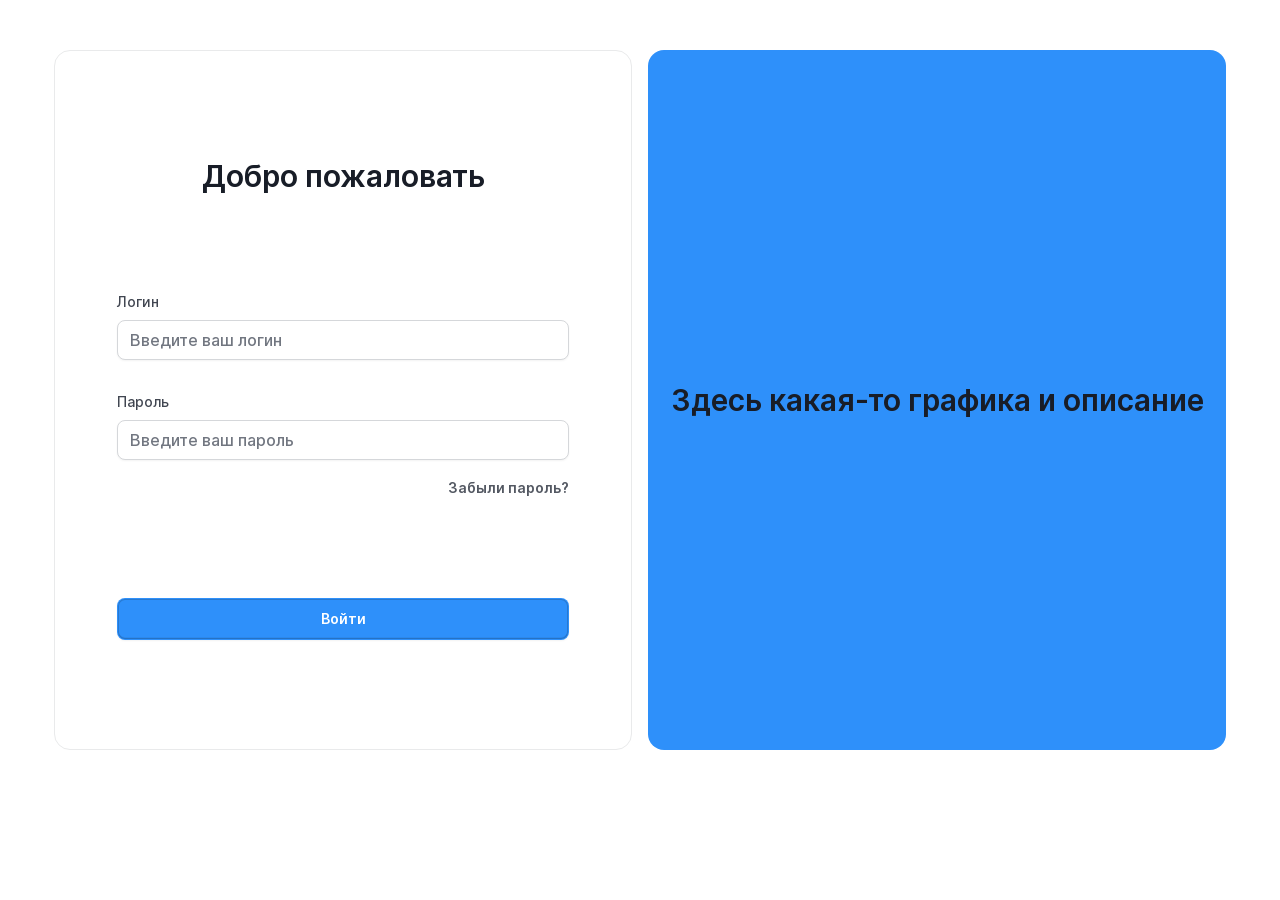
<file: login.html>
<!DOCTYPE html>
<html lang="ru" data-bs-theme="light">
<head>
    <meta charset="UTF-8">
    <meta name="viewport"
          content="width=device-width, user-scalable=no, initial-scale=1.0, maximum-scale=1.0, minimum-scale=1.0">
    <meta http-equiv="X-UA-Compatible" content="ie=edge">
    <link rel="stylesheet" href="assets/css/bootstrap.min.css">
    <link rel="stylesheet" href="assets/css/swiper-bundle.min.css">
    <link rel="stylesheet" href="assets/css/app.css">
    <title>Ollio</title>
</head>
<body>

<section class="entrance-main">
    <div class="container-fluid">
        <div class="row g-0 flex-lg-nowrap justify-content-center entrance-cnt">
            <div class="col-12 col-lg-6 entrance-info d-flex flex-column justify-content-center align-items-center">
                <h1>Добро пожаловать</h1>
                <div class="entrance-form d-flex flex-column">
                    <div class="editing-groups-inp flex-column">
                        <label for="name-url" class="form-label">Логин</label>
                        <input type="text" class="form-control" id="name-url" aria-describedby="login" placeholder="Введите ваш логин">
                    </div>
                    <div class="editing-groups-inp flex-column align-items-start">
                        <label for="password-url" class="form-label">Пароль</label>
                        <input type="password" class="form-control" id="password-url" aria-describedby="password" placeholder="Введите ваш пароль">
                        <a href="#" class="forget-password">Забыли пароль?</a>
                    </div>
                </div>
                <div class="entrance-btn d-flex align-items-center justify-content-center">
                    <button type="button" class="btn btn-blue">Войти</button>
                </div>
            </div>
            <div class="col-12 col-lg-6 entrance-graphics">
                <h1>Здесь какая-то графика и описание</h1>
            </div>
        </div>
    </div>
</section>


<script src="assets/js/swiper-bundle.min.js"></script>
<script src="assets/js/bootstrap.bundle.min.js"></script>
<script src="assets/js/app.js"></script>


</body>
</html>
</file>
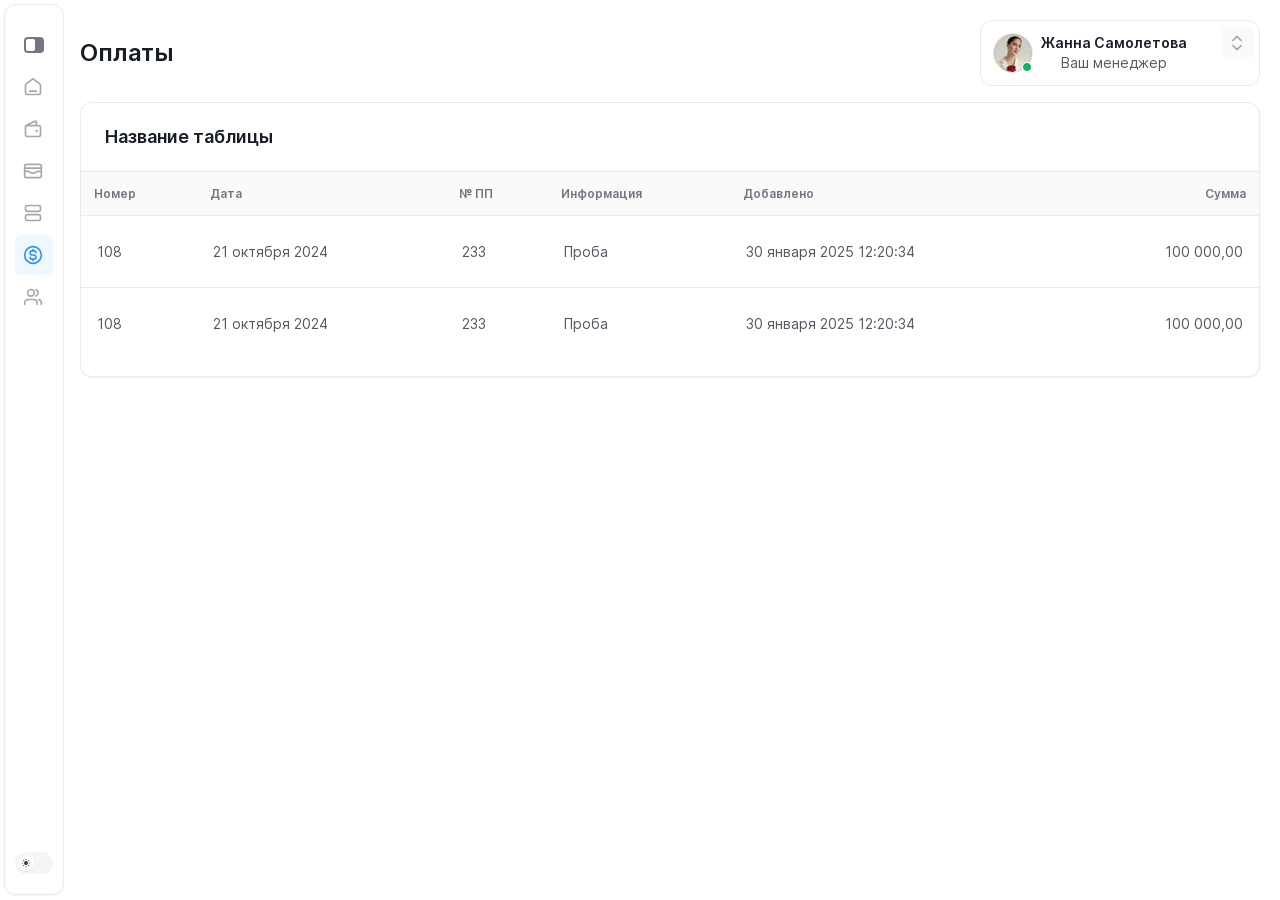
<file: payments.html>
<!DOCTYPE html>
<html lang="ru" data-bs-theme="light">
<head>
    <meta charset="UTF-8">
    <meta name="viewport"
          content="width=device-width, user-scalable=no, initial-scale=1.0, maximum-scale=1.0, minimum-scale=1.0">
    <meta http-equiv="X-UA-Compatible" content="ie=edge">
    <link rel="stylesheet" href="assets/css/bootstrap.min.css">
    <link rel="stylesheet" href="assets/css/swiper-bundle.min.css">
    <link rel="stylesheet" href="assets/css/app.css">
    <title>Ollio</title>
</head>
<body>

<section class="personal-area d-flex">
    <div id="sidebarOffcanvas" class="personal-menu offcanvas offcanvas-start" tabindex="-1">
        <div class="menu-cnt">
            <div class="menu-cnt-flex d-flex align-items-center justify-content-between">
                <a href="#" class="logo-menu">
                    <img src="./assets/img/logo.svg" class="logo-light" alt="Ollio">
                    <img src="./assets/img/logo-dark.svg" class="logo-dark" alt="Ollio">
                </a>
                <span class="click-menu">
                    <img src="./assets/img/switch-on.svg" class="icon-switch-on" alt="switch">
                    <img src="./assets/img/switch-off.svg" class="icon-switch-off" alt="switch">
                </span>
                <div class="close-mob-menu" data-bs-dismiss="offcanvas">
                    <i class="icon icon-x-close"></i>
                </div>
            </div>
            <div class="menu-href">
                <ul class="nav flex-column">
                    <li class="nav-item">
                        <a class="nav-link" href="./index.html">
                            <i class="icon home-line"></i>
                            <span>Обзор</span>
                        </a>
                    </li>
                    <li class="nav-item">
                        <a class="nav-link" href="./sales.html">
                            <i class="icon wallet"></i>
                            <span>Продажи</span>
                        </a>
                    </li>
                    <li class="nav-item">
                        <a class="nav-link" href="./fuel-cards.html">
                            <i class="icon fuel-cards"></i>
                            <span>Топливные карты</span>
                        </a>
                    </li>
                    <li class="nav-item">
                        <a class="nav-link" href="./card-groups.html">
                            <i class="icon card-groups"></i>
                            <span>Группы карт</span>
                        </a>
                    </li>
                    <li class="nav-item menu-active">
                        <a class="nav-link" href="./payments.html">
                            <i class="icon payments"></i>
                            <span>Оплаты</span>
                        </a>
                    </li>
                    <li class="nav-item">
                        <a class="nav-link" href="./users.html">
                            <i class="icon users"></i>
                            <span>Пользователи</span>
                        </a>
                    </li>
                </ul>
            </div>
        </div>
        <div class="personal-menu-items">
            <div class="card-account dropdown">
                <button type="button" class="card-account-toggle btn d-flex align-items-start justify-content-between w-100"
                        data-bs-toggle="dropdown" data-bs-display="static" aria-expanded="false">
                    <div class="card-account-flex d-flex align-items-center">
                        <div class="card-account-user d-flex">
                            <img src="./assets/img/user.png" alt="user">
                            <span class="active-light"></span>
                        </div>
                        <div class="account-user-name d-flex flex-column">
                            <span>Жанна Самолетова</span>
                            <small>Ваш менеджер</small>
                        </div>
                    </div>
                    <span class="card-account-open">
                        <i class="icon chevron-selector"></i>
                    </span>
                </button>

                <div class="card-account-mod dropdown-menu">
                    <div class="manager-contacts-fon">
                        <div class="manager-contacts">
                            <h3>Контакты менеджера</h3>
                        </div>
                        <div class="manager-contacts-flex d-flex align-items-start justify-content-between">
                            <div class="manager-contacts-href d-flex flex-column">
                                <a href="mailto:olivia@untitledui.com">
                                    <i class="icon icon-mail"></i>
                                    <span>olivia@untitledui.com</span>
                                </a>
                                <a href="tel:8 800 999 99 99">
                                    <i class="icon icon-call"></i>
                                    <span>8 800 999 99 99</span>
                                </a>
                            </div>
                            <div class="contacts-copy">
                                <i class="icon icon-copy"></i>
                            </div>
                        </div>
                        <div class="contract-number-flex d-flex align-items-start justify-content-between">
                            <div class="manager-contacts-href d-flex align-items-start">
                                <a href="mailto:olivia@untitledui.com">
                                    <i class="icon icon-file"></i>
                                    <div class="contract-number d-flex flex-column">
                                        <span>1232343545545</span>
                                        <small>Номер договора</small>
                                    </div>
                                </a>
                            </div>
                            <div class="contacts-copy">
                                <i class="icon icon-copy"></i>
                            </div>
                        </div>
                    </div>
                    <div class="exit-profile-name">
                        <div class="exit-profile d-flex align-items-center">
                            <i class="icon icon-log-out"></i>
                            <span>Выход</span>
                        </div>
                    </div>
                </div>
            </div>
            <div id="theme-toggle" class="light-dark d-flex align-items-center justify-content-between">
                <div class="click-light ">
                    <span>Light</span>
                    <i class="icon icon-light"></i>
                </div>
                <div class="click-dark">
                    <span>Dark</span>
                    <i class="icon icon-dark"></i>
                </div>
            </div>
        </div>
    </div>
    <div class="personal-main">
        <div class="head-menu">
            <a href="#" class="logo-menu-mob d-flex">
                <img src="./assets/img/logo.svg" class="logo-light" alt="Ollio">
                <img src="./assets/img/logo-dark.svg" class="logo-dark" alt="Ollio">
            </a>
            <button type="button" class="open-menu btn" data-bs-toggle="offcanvas" data-bs-target="#sidebarOffcanvas" aria-controls="sidebarOffcanvas">
                <i class="icon icon-menu"></i>
            </button>
        </div>
        <div class="container-fluid px-0">
        <div class="personal-title d-flex align-items-center justify-content-between">
            <h1>Оплаты</h1>
            <div class="card-account dropdown">
                <button type="button" class="card-account-toggle btn d-flex align-items-start justify-content-between w-100"
                        data-bs-toggle="dropdown" data-bs-display="static" aria-expanded="false">
                    <div class="card-account-flex d-flex align-items-center">
                        <div class="card-account-user d-flex">
                            <img src="./assets/img/user.png" alt="user">
                            <span class="active-light"></span>
                        </div>
                        <div class="account-user-name d-flex flex-column">
                            <span>Жанна Самолетова</span>
                            <small>Ваш менеджер</small>
                        </div>
                    </div>
                    <span class="card-account-open">
                        <i class="icon chevron-selector"></i>
                    </span>
                </button>

                <div class="card-account-mod dropdown-menu">
                    <div class="manager-contacts-fon">
                        <div class="manager-contacts">
                            <h3>Контакты менеджера</h3>
                        </div>
                        <div class="manager-contacts-flex d-flex align-items-start justify-content-between">
                            <div class="manager-contacts-href d-flex flex-column">
                                <a href="mailto:olivia@untitledui.com">
                                    <i class="icon icon-mail"></i>
                                    <span>olivia@untitledui.com</span>
                                </a>
                                <a href="tel:8 800 999 99 99">
                                    <i class="icon icon-call"></i>
                                    <span>8 800 999 99 99</span>
                                </a>
                            </div>
                            <div class="contacts-copy">
                                <i class="icon icon-copy"></i>
                            </div>
                        </div>
                        <div class="contract-number-flex d-flex align-items-start justify-content-between">
                            <div class="manager-contacts-href d-flex align-items-start">
                                <a href="mailto:olivia@untitledui.com">
                                    <i class="icon icon-file"></i>
                                    <div class="contract-number d-flex flex-column">
                                        <span>1232343545545</span>
                                        <small>Номер договора</small>
                                    </div>
                                </a>
                            </div>
                            <div class="contacts-copy">
                                <i class="icon icon-copy"></i>
                            </div>
                        </div>
                    </div>
                    <div class="exit-profile-name">
                        <div class="exit-profile d-flex align-items-center">
                            <i class="icon icon-log-out"></i>
                            <span>Выход</span>
                        </div>
                    </div>
                </div>
            </div>
        </div>



        <div class="personal-table table-payments-tit">
            <div class="table-title  ">
                <h2>Название таблицы</h2>
            </div>

            <div class="table-list table-flush-last table-responsive">
                    <table class="table">
                        <thead>
                        <tr>
                            <th>Номер</th>
                            <th>Дата</th>
                            <th>№ ПП</th>
                            <th>Информация</th>
                            <th>Добавлено</th>
                            <th class="text-end">Сумма</th>
                        </tr>
                        </thead>
                        <tbody>
                        <tr>
                            <td>
                                108
                            </td>
                            <td>21 октября 2024</td>
                            <td>233</td>

                            <td>Проба</td>
                            <td>30 января 2025 12:20:34</td>
                            <td class="text-end">
                                100 000,00
                            </td>
                        </tr>
                        <tr>
                            <td>
                                108
                            </td>
                            <td>21 октября 2024</td>
                            <td>233</td>

                            <td>Проба</td>
                            <td>30 января 2025 12:20:34</td>
                            <td class="text-end">
                                100 000,00
                            </td>
                        </tr>

                        </tbody>
                    </table>
                </div>


        </div>
        </div>


    </div>
</section>

<script src="assets/js/swiper-bundle.min.js"></script>
<script src="assets/js/bootstrap.bundle.min.js"></script>
<script src="assets/js/app.js"></script>
</body>
</html>
</file>
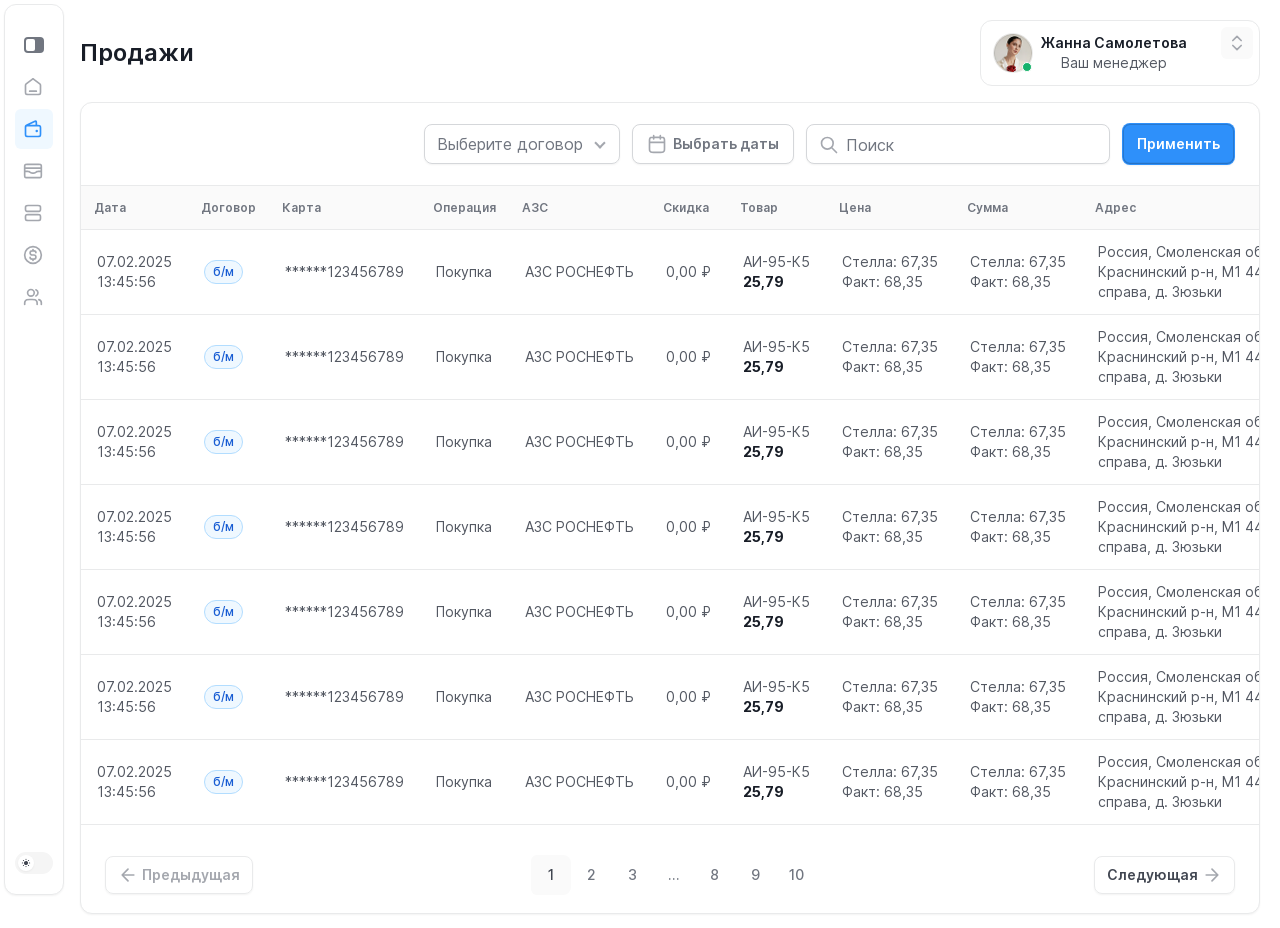
<file: sales.html>
<!DOCTYPE html>
<html lang="ru" data-bs-theme="light">
<head>
    <meta charset="UTF-8">
    <meta name="viewport"
          content="width=device-width, user-scalable=no, initial-scale=1.0, maximum-scale=1.0, minimum-scale=1.0">
    <meta http-equiv="X-UA-Compatible" content="ie=edge">
    <link rel="stylesheet" href="assets/css/bootstrap.min.css">
    <link rel="stylesheet" href="assets/css/swiper-bundle.min.css">
    <link rel="stylesheet" href="assets/css/app.css">
    <title>Ollio</title>
</head>
<body>

<section class="personal-area d-flex">
    <div id="sidebarOffcanvas" class="personal-menu offcanvas offcanvas-start" tabindex="-1">
        <div class="menu-cnt">
            <div class="menu-cnt-flex d-flex align-items-center justify-content-between">
                <a href="#" class="logo-menu">
                    <img src="./assets/img/logo.svg" class="logo-light" alt="Ollio">
                    <img src="./assets/img/logo-dark.svg" class="logo-dark" alt="Ollio">
                </a>
                <span class="click-menu">
                    <img src="./assets/img/switch-on.svg" class="icon-switch-on" alt="switch">
                    <img src="./assets/img/switch-off.svg" class="icon-switch-off" alt="switch">
                </span>
                <div class="close-mob-menu" data-bs-dismiss="offcanvas">
                    <i class="icon icon-x-close"></i>
                </div>
            </div>
            <div class="menu-href">
                <ul class="nav flex-column">
                    <li class="nav-item">
                        <a class="nav-link" href="./index.html">
                            <i class="icon home-line"></i>
                            <span>Обзор</span>
                        </a>
                    </li>
                    <li class="nav-item menu-active">
                        <a class="nav-link" href="./sales.html">
                            <i class="icon wallet"></i>
                            <span>Продажи</span>
                        </a>
                    </li>
                    <li class="nav-item">
                        <a class="nav-link" href="./fuel-cards.html">
                            <i class="icon fuel-cards"></i>
                            <span>Топливные карты</span>
                        </a>
                    </li>
                    <li class="nav-item">
                        <a class="nav-link" href="./card-groups.html">
                            <i class="icon card-groups"></i>
                            <span>Группы карт</span>
                        </a>
                    </li>
                    <li class="nav-item">
                        <a class="nav-link" href="./payments.html">
                            <i class="icon payments"></i>
                            <span>Оплаты</span>
                        </a>
                    </li>
                    <li class="nav-item">
                        <a class="nav-link" href="./users.html">
                            <i class="icon users"></i>
                            <span>Пользователи</span>
                        </a>
                    </li>
                </ul>
            </div>
        </div>
        <div class="personal-menu-items">
            <div class="card-account dropdown">
                <button type="button" class="card-account-toggle btn d-flex align-items-start justify-content-between w-100"
                        data-bs-toggle="dropdown" data-bs-display="static" aria-expanded="false">
                    <div class="card-account-flex d-flex align-items-center">
                        <div class="card-account-user d-flex">
                            <img src="./assets/img/user.png" alt="user">
                            <span class="active-light"></span>
                        </div>
                        <div class="account-user-name d-flex flex-column">
                            <span>Жанна Самолетова</span>
                            <small>Ваш менеджер</small>
                        </div>
                    </div>
                    <span class="card-account-open">
                        <i class="icon chevron-selector"></i>
                    </span>
                </button>

                <div class="card-account-mod dropdown-menu">
                    <div class="manager-contacts-fon">
                        <div class="manager-contacts">
                            <h3>Контакты менеджера</h3>
                        </div>
                        <div class="manager-contacts-flex d-flex align-items-start justify-content-between">
                            <div class="manager-contacts-href d-flex flex-column">
                                <a href="mailto:olivia@untitledui.com">
                                    <i class="icon icon-mail"></i>
                                    <span>olivia@untitledui.com</span>
                                </a>
                                <a href="tel:8 800 999 99 99">
                                    <i class="icon icon-call"></i>
                                    <span>8 800 999 99 99</span>
                                </a>
                            </div>
                            <div class="contacts-copy">
                                <i class="icon icon-copy"></i>
                            </div>
                        </div>
                        <div class="contract-number-flex d-flex align-items-start justify-content-between">
                            <div class="manager-contacts-href d-flex align-items-start">
                                <a href="mailto:olivia@untitledui.com">
                                    <i class="icon icon-file"></i>
                                    <div class="contract-number d-flex flex-column">
                                        <span>1232343545545</span>
                                        <small>Номер договора</small>
                                    </div>
                                </a>
                            </div>
                            <div class="contacts-copy">
                                <i class="icon icon-copy"></i>
                            </div>
                        </div>
                    </div>
                    <div class="exit-profile-name">
                        <div class="exit-profile d-flex align-items-center">
                            <i class="icon icon-log-out"></i>
                            <span>Выход</span>
                        </div>
                    </div>
                </div>
            </div>
            <div id="theme-toggle" class="light-dark d-flex align-items-center justify-content-between">
                <div class="click-light ">
                    <span>Light</span>
                    <i class="icon icon-light"></i>
                </div>
                <div class="click-dark">
                    <span>Dark</span>
                    <i class="icon icon-dark"></i>
                </div>
            </div>
        </div>
    </div>
    <div class="personal-main">
        <div class="head-menu">
            <a href="#" class="logo-menu-mob d-flex">
                <img src="./assets/img/logo.svg" class="logo-light" alt="Ollio">
                <img src="./assets/img/logo-dark.svg" class="logo-dark" alt="Ollio">
            </a>
            <button type="button" class="open-menu btn" data-bs-toggle="offcanvas" data-bs-target="#sidebarOffcanvas" aria-controls="sidebarOffcanvas">
                <i class="icon icon-menu"></i>
            </button>
        </div>
        <div class="container-fluid px-0">
        <div class="personal-title d-flex align-items-center justify-content-between">
            <h1>Продажи</h1>
            <div class="card-account dropdown">
                <button type="button" class="card-account-toggle btn d-flex align-items-start justify-content-between w-100"
                        data-bs-toggle="dropdown" data-bs-display="static" aria-expanded="false">
                    <div class="card-account-flex d-flex align-items-center">
                        <div class="card-account-user d-flex">
                            <img src="./assets/img/user.png" alt="user">
                            <span class="active-light"></span>
                        </div>
                        <div class="account-user-name d-flex flex-column">
                            <span>Жанна Самолетова</span>
                            <small>Ваш менеджер</small>
                        </div>
                    </div>
                    <span class="card-account-open">
                        <i class="icon chevron-selector"></i>
                    </span>
                </button>

                <div class="card-account-mod dropdown-menu">
                    <div class="manager-contacts-fon">
                        <div class="manager-contacts">
                            <h3>Контакты менеджера</h3>
                        </div>
                        <div class="manager-contacts-flex d-flex align-items-start justify-content-between">
                            <div class="manager-contacts-href d-flex flex-column">
                                <a href="mailto:olivia@untitledui.com">
                                    <i class="icon icon-mail"></i>
                                    <span>olivia@untitledui.com</span>
                                </a>
                                <a href="tel:8 800 999 99 99">
                                    <i class="icon icon-call"></i>
                                    <span>8 800 999 99 99</span>
                                </a>
                            </div>
                            <div class="contacts-copy">
                                <i class="icon icon-copy"></i>
                            </div>
                        </div>
                        <div class="contract-number-flex d-flex align-items-start justify-content-between">
                            <div class="manager-contacts-href d-flex align-items-start">
                                <a href="mailto:olivia@untitledui.com">
                                    <i class="icon icon-file"></i>
                                    <div class="contract-number d-flex flex-column">
                                        <span>1232343545545</span>
                                        <small>Номер договора</small>
                                    </div>
                                </a>
                            </div>
                            <div class="contacts-copy">
                                <i class="icon icon-copy"></i>
                            </div>
                        </div>
                    </div>
                    <div class="exit-profile-name">
                        <div class="exit-profile d-flex align-items-center">
                            <i class="icon icon-log-out"></i>
                            <span>Выход</span>
                        </div>
                    </div>
                </div>
            </div>
        </div>



        <div class="personal-table personal-table-fuel">
            <div class="table-title card-groups-tit">
                <h2>Название таблицы</h2>

                <div class="row g-0 sales-contracts align-items-center">

                    <div class="col-auto all-contracts dropdown">
                        <button type="button" class="btn btn-contracts" data-bs-toggle="dropdown" data-bs-display="static" aria-expanded="false">
                            Выберите договор
                        </button>
                        <div class="all-contracts-drop dropdown-menu">
                            <div class="table-search">
                                <div class="input-group">
                                    <input type="text" class="form-control" placeholder="Поиск">
                                    <span class="input-group-text"><i class="icon icon-search"></i></span>
                                </div>
                            </div>
                            <ul class="all-contracts-menu list-group list-group-flush">
                                <li class="list-group-item list-group-item-action">Б/Н</li>
                                <li class="list-group-item list-group-item-action">М/Н</li>
                                <li class="list-group-item list-group-item-action">Все договоры</li>
                            </ul>
                        </div>
                    </div>

                    <div class="col-auto select-dates-rel">
                        <div class="select-dates" id="openCalendar">
                            <i class="icon icon-calendar"></i>
                            <span id="selectedDateText">Выбрать даты</span>
                        </div>
                        <div class="calendar-popup" id="calendarPopup">
                            <div class="calendar-left">
                                <ul>
                                    <li>Сегодня</li>
                                    <li>Вчера</li>
                                    <li>Текущая неделя</li>
                                    <li>Прошлая неделя</li>
                                    <li>Текущий месяц</li>
                                    <li>Прошлый месяц</li>
                                    <li>Текущий год</li>
                                    <li>Прошлый год</li>
                                    <li>За всё время</li>
                                </ul>
                            </div>
                            <div class="calendar-right">
                                <div class="calendar-header">
                                    <div class="prev-next-month d-flex align-items-center justify-content-center">
                                        <button id="prevMonth" class="btn">
                                            <i class="icon chevron-left"></i>
                                        </button>
                                        <div id="month1Label"></div>
                                    </div>
                                    <div class="prev-next-month d-flex align-items-center justify-content-center">
                                        <div id="month2Label"></div>
                                        <button id="nextMonth" class="btn">
                                            <i class="icon chevron-right"></i>
                                        </button>
                                    </div>
                                </div>
                                <div class="months">
                                    <div id="month1" class="month"></div>
                                    <div id="month2" class="month"></div>
                                </div>
                                <div class="calendar-footer d-flex align-items-center justify-content-between">
                                    <div class="calendar-footer-inp d-flex align-items-center">
                                        <input type="text" id="startDate" class="form-control" readonly placeholder="Выбрать дату">
                                        <span>–</span>
                                        <input type="text" id="endDate" class="form-control" readonly placeholder="Выбрать дату">
                                    </div>
                                    <div class="calendar-btn d-flex align-items-center">
                                        <button id="cancelBtn" class="btn btn-cancel">Отменить</button>
                                        <button id="applyBtn" class="btn btn-blue">Применить</button>
                                    </div>
                                </div>
                            </div>
                        </div>

                    </div>

                    <div class="col-auto sales-search-cnt rem-btn-sales d-flex align-items-center">
                        <div class="sales-search">
                                <div class="input-group">
                                    <span class="input-group-text"><i class="icon icon-search"></i></span>
                                    <input type="text" class="form-control" placeholder="Поиск">
                                </div>
                            </div>
                        <button class="btn btn-blue">Применить</button>
                    </div>

                    <button type="button" class="col-auto open-filter-mob btn" data-bs-toggle="modal" data-bs-target="#filter-data">
                        <i class="icon filter-lines"></i>
                    </button>

                </div>

            </div>

                <div class="table-list table-responsive">
                    <table class="table">
                        <thead>
                        <tr>
                            <th>Дата</th>
                            <th>Договор</th>
                            <th>Карта</th>
                            <th>Операция</th>
                            <th>АЗС</th>
                            <th>Скидка</th>
                            <th>Товар</th>
                            <th>Цена</th>
                            <th>Сумма</th>
                            <th class="table-col-address">Адрес</th>
                        </tr>
                        </thead>
                        <tbody>
                        <tr>
                            <td>
                                <span>07.02.2025</span>
                                <span>13:45:56</span>
                            </td>
                            <td><span class="agreement-m">б/м</span></td>
                            <td>******123456789</td>
                            <td>
                                Покупка
                            </td>
                            <td>АЗС РОСНЕФТЬ</td>
                            <td>0,00 ₽</td>
                            <td>
                                АИ-95-К5
                                <strong>25,79</strong>
                            </td>
                            <td>
                                <span>Стелла: 67,35</span>
                                <span>Факт: 68,35</span>
                            </td>
                            <td>
                                <span>Стелла: 67,35</span>
                                <span>Факт: 68,35</span>
                            </td>
                            <td>
                                <span>Россия, Смоленская обл., </span>
                                <span>Краснинский р-н, М1 448 км, </span>
                                <span>справа, д. Зюзьки</span>
                            </td>
                        </tr>
                        <tr>
                            <td>
                                <span>07.02.2025</span>
                                <span>13:45:56</span>
                            </td>
                            <td><span class="agreement-m">б/м</span></td>
                            <td>******123456789</td>
                            <td>
                                Покупка
                            </td>
                            <td>АЗС РОСНЕФТЬ</td>
                            <td>0,00 ₽</td>
                            <td>
                                АИ-95-К5
                                <strong>25,79</strong>
                            </td>
                            <td>
                                <span>Стелла: 67,35</span>
                                <span>Факт: 68,35</span>
                            </td>
                            <td>
                                <span>Стелла: 67,35</span>
                                <span>Факт: 68,35</span>
                            </td>
                            <td>
                                <span>Россия, Смоленская обл., </span>
                                <span>Краснинский р-н, М1 448 км, </span>
                                <span>справа, д. Зюзьки</span>
                            </td>
                        </tr>
                        <tr>
                            <td>
                                <span>07.02.2025</span>
                                <span>13:45:56</span>
                            </td>
                            <td><span class="agreement-m">б/м</span></td>
                            <td>******123456789</td>
                            <td>
                                Покупка
                            </td>
                            <td>АЗС РОСНЕФТЬ</td>
                            <td>0,00 ₽</td>
                            <td>
                                АИ-95-К5
                                <strong>25,79</strong>
                            </td>
                            <td>
                                <span>Стелла: 67,35</span>
                                <span>Факт: 68,35</span>
                            </td>
                            <td>
                                <span>Стелла: 67,35</span>
                                <span>Факт: 68,35</span>
                            </td>
                            <td>
                                <span>Россия, Смоленская обл., </span>
                                <span>Краснинский р-н, М1 448 км, </span>
                                <span>справа, д. Зюзьки</span>
                            </td>
                        </tr>
                        <tr>
                            <td>
                                <span>07.02.2025</span>
                                <span>13:45:56</span>
                            </td>
                            <td><span class="agreement-m">б/м</span></td>
                            <td>******123456789</td>
                            <td>
                                Покупка
                            </td>
                            <td>АЗС РОСНЕФТЬ</td>
                            <td>0,00 ₽</td>
                            <td>
                                АИ-95-К5
                                <strong>25,79</strong>
                            </td>
                            <td>
                                <span>Стелла: 67,35</span>
                                <span>Факт: 68,35</span>
                            </td>
                            <td>
                                <span>Стелла: 67,35</span>
                                <span>Факт: 68,35</span>
                            </td>
                            <td>
                                <span>Россия, Смоленская обл., </span>
                                <span>Краснинский р-н, М1 448 км, </span>
                                <span>справа, д. Зюзьки</span>
                            </td>
                        </tr>
                        <tr>
                            <td>
                                <span>07.02.2025</span>
                                <span>13:45:56</span>
                            </td>
                            <td><span class="agreement-m">б/м</span></td>
                            <td>******123456789</td>
                            <td>
                                Покупка
                            </td>
                            <td>АЗС РОСНЕФТЬ</td>
                            <td>0,00 ₽</td>
                            <td>
                                АИ-95-К5
                                <strong>25,79</strong>
                            </td>
                            <td>
                                <span>Стелла: 67,35</span>
                                <span>Факт: 68,35</span>
                            </td>
                            <td>
                                <span>Стелла: 67,35</span>
                                <span>Факт: 68,35</span>
                            </td>
                            <td>
                                <span>Россия, Смоленская обл., </span>
                                <span>Краснинский р-н, М1 448 км, </span>
                                <span>справа, д. Зюзьки</span>
                            </td>
                        </tr>
                        <tr>
                            <td>
                                <span>07.02.2025</span>
                                <span>13:45:56</span>
                            </td>
                            <td><span class="agreement-m">б/м</span></td>
                            <td>******123456789</td>
                            <td>
                                Покупка
                            </td>
                            <td>АЗС РОСНЕФТЬ</td>
                            <td>0,00 ₽</td>
                            <td>
                                АИ-95-К5
                                <strong>25,79</strong>
                            </td>
                            <td>
                                <span>Стелла: 67,35</span>
                                <span>Факт: 68,35</span>
                            </td>
                            <td>
                                <span>Стелла: 67,35</span>
                                <span>Факт: 68,35</span>
                            </td>
                            <td>
                                <span>Россия, Смоленская обл., </span>
                                <span>Краснинский р-н, М1 448 км, </span>
                                <span>справа, д. Зюзьки</span>
                            </td>
                        </tr>
                        <tr>
                            <td>
                                <span>07.02.2025</span>
                                <span>13:45:56</span>
                            </td>
                            <td><span class="agreement-m">б/м</span></td>
                            <td>******123456789</td>
                            <td>
                                Покупка
                            </td>
                            <td>АЗС РОСНЕФТЬ</td>
                            <td>0,00 ₽</td>
                            <td>
                                АИ-95-К5
                                <strong>25,79</strong>
                            </td>
                            <td>
                                <span>Стелла: 67,35</span>
                                <span>Факт: 68,35</span>
                            </td>
                            <td>
                                <span>Стелла: 67,35</span>
                                <span>Факт: 68,35</span>
                            </td>
                            <td>
                                <span>Россия, Смоленская обл., </span>
                                <span>Краснинский р-н, М1 448 км, </span>
                                <span>справа, д. Зюзьки</span>
                            </td>
                        </tr>

                        </tbody>
                    </table>
                </div>


            <nav class="pagination-pages d-flex align-items-center justify-content-between" aria-label="Table pages">
                <div class="pag-arrow-left d-flex align-items-center">
                    <i class="icon arrow-left"></i>
                    <span>Предыдущая</span>
                </div>
                <ul class="pagination pagination-href">
                    <li class="page-item pagination-active"><a class="page-link" href="#">1</a></li>
                    <li class="page-item"><a class="page-link" href="#">2</a></li>
                    <li class="page-item"><a class="page-link" href="#">3</a></li>
                    <li class="page-item"><a class="page-link" href="#">...</a></li>
                    <li class="page-item"><a class="page-link" href="#">8</a></li>
                    <li class="page-item"><a class="page-link" href="#">9</a></li>
                    <li class="page-item"><a class="page-link" href="#">10</a></li>
                </ul>
                <a href="#" class="pagination-mobile">
                    Page 1 of 10
                </a>
                <div class="pag-arrow-right d-flex align-items-center">
                    <span>Следующая</span>
                    <i class="icon arrow-right"></i>
                </div>
            </nav>
        </div>
        </div>


    </div>
</section>





<div id="filter-data" class="modal fade" tabindex="-1" aria-hidden="true">
    <div class="modal-dialog modal-dialog-centered">
        <div class="modal-content">
            <div class="modal-header modal-form-title filter-data-tit d-flex align-items-center">
                <button type="button" class="clear-filter btn">Очистить</button>
                <h2>Фильтры</h2>
                <button class="btn-close" data-bs-dismiss="modal" aria-label="Close"></button>

            </div>
            <div class="modal-body">
                <div class="filter-data-cnt">
                    <h3>Выбрать дату</h3>
                    <div class="row g-3 flex-nowrap filter-data-flex">
                        <div class="col-6 filter-data-inp">
                            <div class="input-group">
                                <span class="input-group-text"><i class="icon icon-calendar"></i></span>
                                <input type="text" class="form-control" placeholder="дд.мм.гггг">
                            </div>
                        </div>
                        <div class="col-6 filter-data-inp">
                            <div class="input-group">
                                <span class="input-group-text"><i class="icon icon-calendar"></i></span>
                                <input type="text" class="form-control" placeholder="дд.мм.гггг">
                            </div>
                        </div>
                    </div>
                </div>
                <div class="select-contract-cnt">
                    <h3>Выбрать договор</h3>
                    <div class="select-contract-box">
                        <div class="form-check">
                            <input type="checkbox" class="form-check-input" id="filterCheck1">
                            <label class="form-check-label" for="filterCheck1">б/м</label>
                        </div>
                        <div class="form-check">
                            <input type="checkbox" class="form-check-input" id="filterCheck2">
                            <label class="form-check-label" for="filterCheck2">н/м</label>
                        </div>
                    </div>
                </div>
            </div>
            <div class="modal-footer select-contract-btn d-flex align-items-center justify-content-center">
                <button type="button" class="btn btn-blue">Применить</button>
            </div>
        </div>
    </div>
</div>



<script src="assets/js/swiper-bundle.min.js"></script>
<script src="assets/js/bootstrap.bundle.min.js"></script>
<script src="assets/js/app.js"></script>
</body>
</html>
</file>
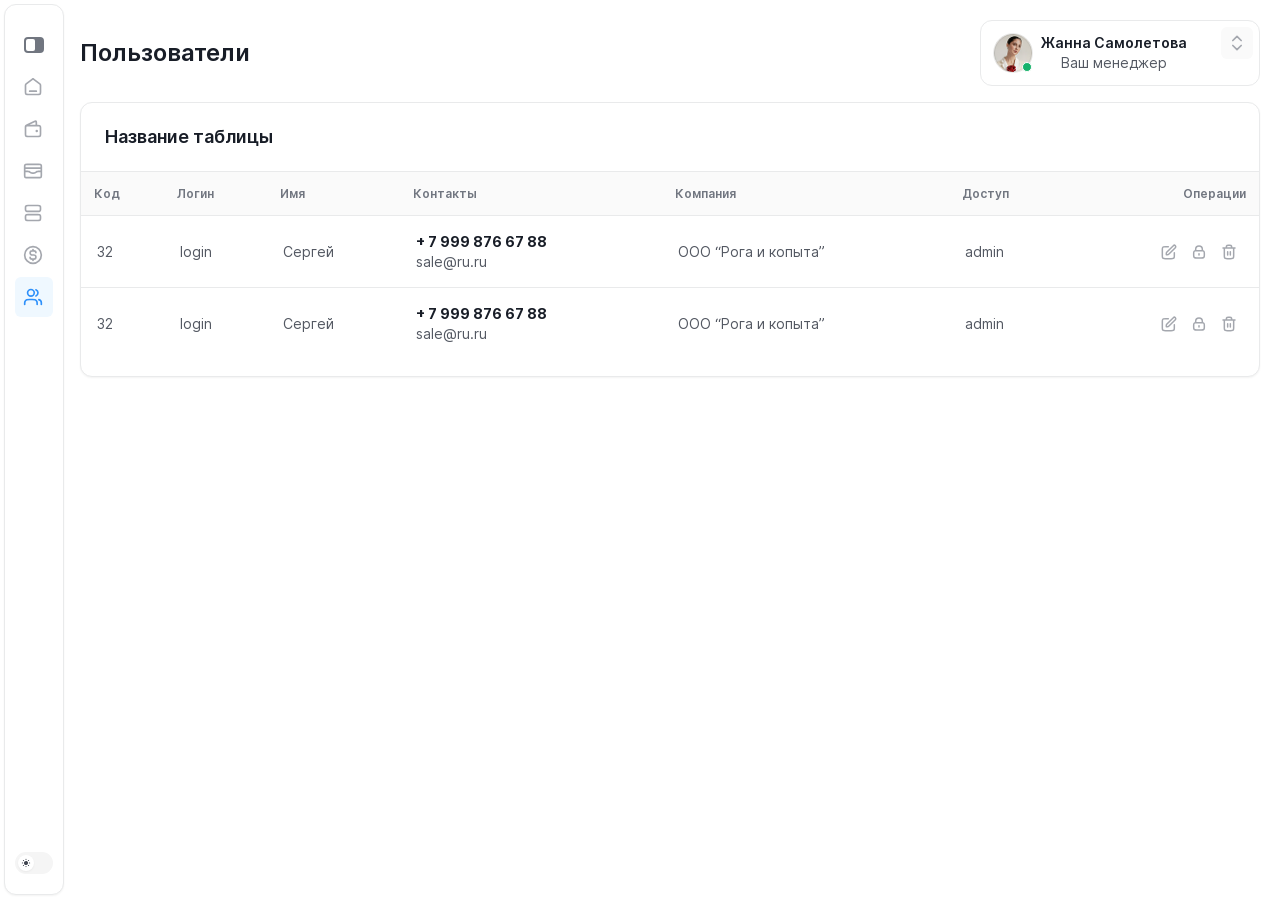
<file: users.html>
<!DOCTYPE html>
<html lang="ru" data-bs-theme="light">
<head>
    <meta charset="UTF-8">
    <meta name="viewport"
          content="width=device-width, user-scalable=no, initial-scale=1.0, maximum-scale=1.0, minimum-scale=1.0">
    <meta http-equiv="X-UA-Compatible" content="ie=edge">
    <link rel="stylesheet" href="assets/css/bootstrap.min.css">
    <link rel="stylesheet" href="assets/css/swiper-bundle.min.css">
    <link rel="stylesheet" href="assets/css/app.css">
    <title>Ollio</title>
</head>
<body>

<section class="personal-area d-flex">
    <div id="sidebarOffcanvas" class="personal-menu offcanvas offcanvas-start" tabindex="-1">
        <div class="menu-cnt">
            <div class="menu-cnt-flex d-flex align-items-center justify-content-between">
                <a href="#" class="logo-menu">
                    <img src="./assets/img/logo.svg" class="logo-light" alt="Ollio">
                    <img src="./assets/img/logo-dark.svg" class="logo-dark" alt="Ollio">
                </a>
                <span class="click-menu">
                    <img src="./assets/img/switch-on.svg" class="icon-switch-on" alt="switch">
                    <img src="./assets/img/switch-off.svg" class="icon-switch-off" alt="switch">
                </span>
                <div class="close-mob-menu" data-bs-dismiss="offcanvas">
                    <i class="icon icon-x-close"></i>
                </div>
            </div>
            <div class="menu-href">
                <ul class="nav flex-column">
                    <li class="nav-item">
                        <a class="nav-link" href="./index.html">
                            <i class="icon home-line"></i>
                            <span>Обзор</span>
                        </a>
                    </li>
                    <li class="nav-item">
                        <a class="nav-link" href="./sales.html">
                            <i class="icon wallet"></i>
                            <span>Продажи</span>
                        </a>
                    </li>
                    <li class="nav-item">
                        <a class="nav-link" href="./fuel-cards.html">
                            <i class="icon fuel-cards"></i>
                            <span>Топливные карты</span>
                        </a>
                    </li>
                    <li class="nav-item">
                        <a class="nav-link" href="./card-groups.html">
                            <i class="icon card-groups"></i>
                            <span>Группы карт</span>
                        </a>
                    </li>
                    <li class="nav-item">
                        <a class="nav-link" href="./payments.html">
                            <i class="icon payments"></i>
                            <span>Оплаты</span>
                        </a>
                    </li>
                    <li class="nav-item menu-active">
                        <a class="nav-link" href="./users.html">
                            <i class="icon users"></i>
                            <span>Пользователи</span>
                        </a>
                    </li>
                </ul>
            </div>
        </div>
        <div class="personal-menu-items">
            <div class="card-account dropdown">
                <button type="button" class="card-account-toggle btn d-flex align-items-start justify-content-between w-100"
                        data-bs-toggle="dropdown" data-bs-display="static" aria-expanded="false">
                    <div class="card-account-flex d-flex align-items-center">
                        <div class="card-account-user d-flex">
                            <img src="./assets/img/user.png" alt="user">
                            <span class="active-light"></span>
                        </div>
                        <div class="account-user-name d-flex flex-column">
                            <span>Жанна Самолетова</span>
                            <small>Ваш менеджер</small>
                        </div>
                    </div>
                    <span class="card-account-open">
                        <i class="icon chevron-selector"></i>
                    </span>
                </button>

                <div class="card-account-mod dropdown-menu">
                    <div class="manager-contacts-fon">
                        <div class="manager-contacts">
                            <h3>Контакты менеджера</h3>
                        </div>
                        <div class="manager-contacts-flex d-flex align-items-start justify-content-between">
                            <div class="manager-contacts-href d-flex flex-column">
                                <a href="mailto:olivia@untitledui.com">
                                    <i class="icon icon-mail"></i>
                                    <span>olivia@untitledui.com</span>
                                </a>
                                <a href="tel:8 800 999 99 99">
                                    <i class="icon icon-call"></i>
                                    <span>8 800 999 99 99</span>
                                </a>
                            </div>
                            <div class="contacts-copy">
                                <i class="icon icon-copy"></i>
                            </div>
                        </div>
                        <div class="contract-number-flex d-flex align-items-start justify-content-between">
                            <div class="manager-contacts-href d-flex align-items-start">
                                <a href="mailto:olivia@untitledui.com">
                                    <i class="icon icon-file"></i>
                                    <div class="contract-number d-flex flex-column">
                                        <span>1232343545545</span>
                                        <small>Номер договора</small>
                                    </div>
                                </a>
                            </div>
                            <div class="contacts-copy">
                                <i class="icon icon-copy"></i>
                            </div>
                        </div>
                    </div>
                    <div class="exit-profile-name">
                        <div class="exit-profile d-flex align-items-center">
                            <i class="icon icon-log-out"></i>
                            <span>Выход</span>
                        </div>
                    </div>
                </div>
            </div>
            <div id="theme-toggle" class="light-dark d-flex align-items-center justify-content-between">
                <div class="click-light ">
                    <span>Light</span>
                    <i class="icon icon-light"></i>
                </div>
                <div class="click-dark">
                    <span>Dark</span>
                    <i class="icon icon-dark"></i>
                </div>
            </div>
        </div>
    </div>
    <div class="personal-main">
        <div class="head-menu">
            <a href="#" class="logo-menu-mob d-flex">
                <img src="./assets/img/logo.svg" class="logo-light" alt="Ollio">
                <img src="./assets/img/logo-dark.svg" class="logo-dark" alt="Ollio">
            </a>
            <button type="button" class="open-menu btn" data-bs-toggle="offcanvas" data-bs-target="#sidebarOffcanvas" aria-controls="sidebarOffcanvas">
                <i class="icon icon-menu"></i>
            </button>
        </div>
        <div class="container-fluid px-0">
        <div class="personal-title d-flex align-items-center justify-content-between">
            <h1>Пользователи</h1>
            <div class="card-account dropdown">
                <button type="button" class="card-account-toggle btn d-flex align-items-start justify-content-between w-100"
                        data-bs-toggle="dropdown" data-bs-display="static" aria-expanded="false">
                    <div class="card-account-flex d-flex align-items-center">
                        <div class="card-account-user d-flex">
                            <img src="./assets/img/user.png" alt="user">
                            <span class="active-light"></span>
                        </div>
                        <div class="account-user-name d-flex flex-column">
                            <span>Жанна Самолетова</span>
                            <small>Ваш менеджер</small>
                        </div>
                    </div>
                    <span class="card-account-open">
                        <i class="icon chevron-selector"></i>
                    </span>
                </button>

                <div class="card-account-mod dropdown-menu">
                    <div class="manager-contacts-fon">
                        <div class="manager-contacts">
                            <h3>Контакты менеджера</h3>
                        </div>
                        <div class="manager-contacts-flex d-flex align-items-start justify-content-between">
                            <div class="manager-contacts-href d-flex flex-column">
                                <a href="mailto:olivia@untitledui.com">
                                    <i class="icon icon-mail"></i>
                                    <span>olivia@untitledui.com</span>
                                </a>
                                <a href="tel:8 800 999 99 99">
                                    <i class="icon icon-call"></i>
                                    <span>8 800 999 99 99</span>
                                </a>
                            </div>
                            <div class="contacts-copy">
                                <i class="icon icon-copy"></i>
                            </div>
                        </div>
                        <div class="contract-number-flex d-flex align-items-start justify-content-between">
                            <div class="manager-contacts-href d-flex align-items-start">
                                <a href="mailto:olivia@untitledui.com">
                                    <i class="icon icon-file"></i>
                                    <div class="contract-number d-flex flex-column">
                                        <span>1232343545545</span>
                                        <small>Номер договора</small>
                                    </div>
                                </a>
                            </div>
                            <div class="contacts-copy">
                                <i class="icon icon-copy"></i>
                            </div>
                        </div>
                    </div>
                    <div class="exit-profile-name">
                        <div class="exit-profile d-flex align-items-center">
                            <i class="icon icon-log-out"></i>
                            <span>Выход</span>
                        </div>
                    </div>
                </div>
            </div>
        </div>



        <div class="personal-table table-payments-tit">
            <div class="table-title  ">
                <h2>Название таблицы</h2>
            </div>
            <div class="table-list table-flush-last table-responsive">
                <table class="table">
                    <thead>
                    <tr>
                        <th>Код</th>
                        <th>Логин</th>
                        <th>Имя</th>
                        <th>Контакты</th>
                        <th>Компания</th>
                        <th>Доступ</th>
                        <th class="text-end">Операции</th>
                    </tr>
                    </thead>
                    <tbody>
                    <tr>
                        <td>
                            32
                        </td>
                        <td>
                            login
                        </td>
                        <td>
                            Сергей
                        </td>
                        <td>
                            <strong>+ 7 999 876 67 88</strong>
                            <small>sale@ru.ru</small>
                        </td>
                        <td>
                            ООО “Рога и копыта”
                        </td>
                        <td>
                            admin
                        </td>
                        <td>
                            <div class="users-table-btn d-flex align-items-center justify-content-end">
                                <button class="btn btn-edit d-flex align-items-center justify-content-center"><i class="icon icon-edit"></i></button>
                                <button class="btn btn-lock d-flex align-items-center justify-content-center"><i class="icon icon-lock"></i></button>
                                <button class="btn btn-trash d-flex align-items-center justify-content-center"><i class="icon icon-trash"></i></button>
                            </div>
                        </td>

                    </tr>
                    <tr>
                        <td>
                            32
                        </td>
                        <td>
                            login
                        </td>
                        <td>
                            Сергей
                        </td>
                        <td>
                            <strong>+ 7 999 876 67 88</strong>
                            <small>sale@ru.ru</small>
                        </td>
                        <td>
                            ООО “Рога и копыта”
                        </td>
                        <td>
                            admin
                        </td>
                        <td>
                            <div class="users-table-btn d-flex align-items-center justify-content-end">
                                <button class="btn btn-edit d-flex align-items-center justify-content-center"><i class="icon icon-edit"></i></button>
                                <button class="btn btn-lock d-flex align-items-center justify-content-center"><i class="icon icon-lock"></i></button>
                                <button class="btn btn-trash d-flex align-items-center justify-content-center"><i class="icon icon-trash"></i></button>
                            </div>
                        </td>

                    </tr>
                    </tbody>
                </table>
            </div>
        </div>
        </div>


    </div>
</section>
<script src="assets/js/swiper-bundle.min.js"></script>
<script src="assets/js/bootstrap.bundle.min.js"></script>
<script src="assets/js/app.js"></script>
</body>
</html>
</file>
<file: assets/css/app.css>
@import "../font/font.css";


:root {
    --silver-icon-color: #A4A7AE;
    --title-color: #181D27;
    --bg-color: #ffffff;
    --colors-border-secondary: #E9EAEB;
    --colors-effects-shadows: rgba(10, 13, 18, 0.05);
    --colors-utility-blue-50: #EFF8FF;
    --utility-blue-light-500: #2E90FA;
    --colors-bg-secondary: #FAFAFA;
    --colors-bg-tertiary: #F5F5F5;
    --colors-text-quaternary-500: #717680;
    --colors-act-text-quaternary: #414651;
    --colors-bg-primary: #FFF;
    --colors-fg-success: #17B26A;
    --colors-text-tertiary: #535862;
    --colors-bg-primary-hover: #FAFAFA;
    --colors-bg-primary-tab: #FAFAFA;
    --colors-border-alt: rgba(0, 0, 0, 0.08);
    --text-secondary-hover: #252B37;
    --alpha-white-30: rgba(255, 255, 255, 0.30);
    --component-utility-blue: #B2DDFF;
    --component-utility-blue-700: #175CD3;
    --component-utility-orange-700: #B93815;
    --component-utility-orange-200: #F9DBAF;
    --component-utility-orange-50: #FEF6EE;
    --colors-text-secondary-700: #414651;
    --colors-border-primary: #D5D7DA;
    --colors-text-placeholder: #717680;
    --gradient-skeuemorphic-border: rgba(255, 255, 255, 0.12);

    --effects-shadow-01: rgba(10, 13, 18, 0.08);
    --effects-shadow-02: rgba(10, 13, 18, 0.03);
    --effects-shadow-03: rgba(10, 13, 18, 0.04);
    --effects-shadow-04: rgba(10, 13, 18, 0.05);
    --colors-shadow-skeumorphic: rgba(10, 13, 18, 0.18);
    --colors-shadow-skeumorphic-two: rgba(10, 13, 18, 0.05);
    --colors-shadow-skeumorphic-three: rgba(10, 13, 18, 0.05);

    --blue-utility-gray-blue: #363F72l;
    --utility-gray-blue-200: #D5D9EB;
    --utility-gray-blue-50: #F8F9FC;
    --utility-error-200: #FECDCA;
    --utility-error-50: #FEF3F2;
    --utility-error-700: #B42318;
    --utility-error-900: #F04438;
    --bg-primary-solid: #0A0D12;
    --utility-success-200: #ABEFC6;
    --utility-success-50: #ECFDF3;
    --utility-success-700: #067647;
}

[data-bs-theme="dark"] {
    --silver-icon-color: #61656C;
    --title-color: #F7F7F7;
    --bg-color: #0C0E12;
    --colors-border-secondary: #22262F;
    --colors-effects-shadows: rgba(255, 255, 255, 0.00);
    --colors-utility-blue-50: #102A56;
    --utility-blue-light-500: #2E90FA;
    --colors-bg-secondary: #0C0E12;
    --colors-bg-tertiary: #0BA5EC;
    --colors-text-quaternary-500: #94979C;
    --colors-act-text-quaternary: #CECFD2;
    --colors-bg-primary: #13161B;
    --colors-bg-primary-tab: #13161B;
    --colors-fg-success: #47CD89;
    --colors-text-tertiary: #94979C;
    --colors-bg-primary-hover: #22262F;
    --colors-border-alt: #373A41;
    --text-secondary-hover: #ECECED;
    --alpha-white-30: rgba(12, 14, 18, 0.30);
    --component-utility-blue: #1849A9;
    --component-utility-blue-700: #84CAFF;
    --component-utility-orange-700: #F7B27A;
    --component-utility-orange-200: #932F19;
    --component-utility-orange-50: #511C10;
    --colors-text-secondary-700: #CECFD2;
    --colors-border-primary: #373A41;
    --colors-text-placeholder: #85888E;
    --gradient-skeuemorphic-border: rgba(255, 255, 255, 0.12);

    --effects-shadow-01: rgba(255, 255, 255, 0.00);
    --effects-shadow-02: rgba(255, 255, 255, 0.00);
    --effects-shadow-03: rgba(255, 255, 255, 0.00);
    --effects-shadow-04: rgba(255, 255, 255, 0.00);

    --colors-shadow-skeumorphic: rgba(12, 14, 18, 0.18);
    --colors-shadow-skeumorphic-two: rgba(12, 14, 18, 0.05);
    --colors-shadow-skeumorphic-three: rgba(255, 255, 255, 0.00);
    --blue-utility-gray-blue: #B3B8DB;
    --utility-gray-blue-200: #293056;
    --utility-gray-blue-50: #0D0F1C;
    --utility-error-200: #912018;
    --utility-error-50: #55160C;
    --utility-error-700: #FDA29B;
    --utility-error-900: #F04438;
    --bg-primary-solid: #13161B;
    --utility-success-200: #085D3A;
    --utility-success-50: #053321;
    --utility-success-700: #75E0A7;
}

html,
body,
div,
span,
h1,
h2,
h3,
h4,
h5,
h6,
p,
iframe,
ol,
ul,
li,
form,
label,
i,
footer,
header,
menu,
nav,
a,
table,
thead,
tbody,
tfoot,
tr,
th,
td,
video,
canvas,
section,
blockquote,
pre,
small,
strong,
b,
u,
dl,
dt,
dd,
fieldset,
legend,
article,
aside,
details,
figure,
figcaption,
summary,
time,
mark {
    margin: 0;
    padding: 0;
    border: 0;
    font-size: 100%;
    vertical-align: baseline;
}

article,
aside,
details,
figcaption,
figure,
footer,
header,
menu,
nav,
section {
    display: block;
    position: relative;
}

ol,
ul {
    list-style: none;
    padding: 0;
    margin: 0;
}

a {
    display: inline-block;
    text-decoration: none;
}

body {
    font-family: 'Inter';
    background: var(--bg-color);
}


.btn {
    padding: 0;
    border: 0;
    border-radius: 0;
    font-size: inherit;
    line-height: inherit;
    box-shadow: none;
}

.btn:focus,
.btn:focus-visible {
    box-shadow: none!important;
    border: 1px solid var(--utility-blue-light-500);

}

.card-account-toggle:focus {
    border: unset;

}

.btn-blue {
    transition: 0.3s;
    padding: 10px 14px;
    border-radius: 8px;
    background: var(--utility-blue-light-500);
    box-shadow: 0 0 0 1px var(--colors-shadow-skeumorphic) inset, 0 -2px 0 0 var(--colors-shadow-skeumorphic-two) inset, 0 1px 2px 0 var(--colors-shadow-skeumorphic-three);
    color: #ffffff;
    font-size: 14px;
    font-weight: 600;
    line-height: 20px;
    white-space: nowrap;
    gap: 6px;
    border: 1px solid transparent;

}
.btn-blue:hover{
    box-shadow: unset;
    border: 1px solid var(--utility-blue-light-500);
}

.rem-btn-sales .btn-blue {
    display: flex;
    align-items: center;
    justify-content: center;
}

.btn-cancel {
    border: 1px solid var(--colors-border-primary);
    background: var(--bg-color);
    box-shadow: 0 1px 2px 0 var(--effects-shadow-04);
    display: flex;
    padding: 8px 12px;
    align-items: center;
    gap: 8px;
    border-radius: 8px;
    cursor: pointer;
    color: var(--colors-act-text-quaternary);
    text-overflow: ellipsis;
    font-size: 16px;
    font-weight: 400;
    line-height: 24px;
    position: relative;
}

.btn-edit, .btn-lock, .btn-trash, .btn-wallet, .btn-settings {
    background: unset;
    border-radius: 6px;
    width: 28px;
    height: 28px;
}

.btn-edit i, .btn-lock i, .btn-trash i, .btn-wallet i, .btn-settings i {
    width: 16px;
    height: 16px;
    background: var(--silver-icon-color);
}

/* ------------------------------- Icons mask-image -------------------------------------------- */

.icon {
    display: inline-block;
    height: 20px;
    width: 20px;
    mask-size: contain;
    -webkit-mask-size: contain;
    mask-repeat: no-repeat;
    -webkit-mask-repeat: no-repeat;
    mask-position: center;
    -webkit-mask-position: center;
    font-size: 20px;
    background-color: var(--silver-icon-color);
    transition: 0.3s;
}

.icon.home-line {
    mask-image: url('../img/home-line.svg');
    -webkit-mask-image: url('../img/home-line.svg');
}

.icon.wallet {
    mask-image: url('../img/wallet.svg');
    -webkit-mask-image: url('../img/wallet.svg');
}

.icon.fuel-cards {
    mask-image: url('../img/fuel-cards.svg');
    -webkit-mask-image: url('../img/fuel-cards.svg');
}

.icon.card-groups {
    mask-image: url('../img/card-groups.svg');
    -webkit-mask-image: url('../img/card-groups.svg');
}

.icon.payments {
    mask-image: url('../img/payments.svg');
    -webkit-mask-image: url('../img/payments.svg');
}

.icon.users {
    mask-image: url('../img/users.svg');
    -webkit-mask-image: url('../img/users.svg');
}

.icon.icon-light {
    mask-image: url('../img/icon-light.svg');
    -webkit-mask-image: url('../img/icon-light.svg');
}

.icon.icon-dark {
    mask-image: url('../img/icon-dark.svg');
    -webkit-mask-image: url('../img/icon-dark.svg');
}

.icon.chevron-selector {
    mask-image: url('../img/chevron-selector.svg');
    -webkit-mask-image: url('../img/chevron-selector.svg');
}

.icon.icon-copy {
    mask-image: url('../img/icon-copy.svg');
    -webkit-mask-image: url('../img/icon-copy.svg');
}

.icon.icon-mail {
    mask-image: url('../img/icon-mail.svg');
    -webkit-mask-image: url('../img/icon-mail.svg');
}

.icon.icon-call {
    mask-image: url('../img/phone-call.svg');
    -webkit-mask-image: url('../img/phone-call.svg');
}

.icon.icon-file {
    mask-image: url('../img/file.svg');
    -webkit-mask-image: url('../img/file.svg');
}

.icon.icon-log-out {
    mask-image: url('../img/log-out.svg');
    -webkit-mask-image: url('../img/log-out.svg');
}

.icon.arrow-left {
    mask-image: url('../img/arrow-left.svg');
    -webkit-mask-image: url('../img/arrow-left.svg');
}

.icon.arrow-right {
    mask-image: url('../img/arrow-right.svg');
    -webkit-mask-image: url('../img/arrow-right.svg');
}

.icon.icon-search {
    mask-image: url('../img/search.svg');
    -webkit-mask-image: url('../img/search.svg');
}

.icon.icon-calendar {
    mask-image: url('../img/calendar.svg');
    -webkit-mask-image: url('../img/calendar.svg');
}

.icon.chevron-left {
    mask-image: url('../img/chevron-left.svg');
    -webkit-mask-image: url('../img/chevron-left.svg');
}

.icon.chevron-right {
    mask-image: url('../img/chevron-right.svg');
    -webkit-mask-image: url('../img/chevron-right.svg');
}

.icon.icon-edit {
    mask-image: url('../img/edit.svg');
    -webkit-mask-image: url('../img/edit.svg');
}

.icon.icon-lock {
    mask-image: url('../img/lock.svg');
    -webkit-mask-image: url('../img/lock.svg');
}

.icon.icon-trash {
    mask-image: url('../img/trash.svg');
    -webkit-mask-image: url('../img/trash.svg');
}

.icon.icon-x-close {
    mask-image: url('../img/x-close.svg');
    -webkit-mask-image: url('../img/x-close.svg');
}

.icon.icon-settings {
    mask-image: url('../img/settings.svg');
    -webkit-mask-image: url('../img/settings.svg');
}

.icon.icon-plus {
    mask-image: url('../img/plus.svg');
    -webkit-mask-image: url('../img/plus.svg');
}

.icon.help-circle {
    mask-image: url('../img/help-circle.svg');
    -webkit-mask-image: url('../img/help-circle.svg');
    height: 14px;
    width: 14px;
}

.icon.icon-menu {
    mask-image: url('../img/menu.svg');
    -webkit-mask-image: url('../img/menu.svg');
}

.icon.filter-lines {
    mask-image: url('../img/filter-lines.svg');
    -webkit-mask-image: url('../img/filter-lines.svg');
}

/* --------------------------------- Sidebar header ---------------------------------- */
.personal-menu {
    transition: 0.3s;
    border-radius: 12px;
    border: 1px solid var(--colors-border-secondary)!important;
    background: var(--bg-color);
    box-shadow: 0 1px 2px 0 var(--colors-effects-shadows);
    padding: 20px 10px;
    display: flex;
    flex-direction: column;
    justify-content: space-between;
    --bs-offcanvas-width: 290px;
    --bs-offcanvas-border-width: 0;
}
.logo-menu {
    display: none;
}
.menu-href {
    margin-top: 2px;
    transition: 0.3s;
}
.menu-href ul {
    gap: 2px;
}
.menu-href ul li {
    display: flex;
    width: 100%;
}
.menu-href a {
    border-radius: 6px;
    display: flex;
    height: 40px;
    padding: 8px;
    align-items: center;
    gap: 8px;
    transition: 0.3s;
    white-space: nowrap;
    width: 100%;
    color: #717680;
}
.menu-href a i {
    max-width: 20px;
    width: 100%;
}
.menu-href a span {
    font-size: 16px;
    font-weight: 600;
    line-height: 24px;
    transition: 0.3s;
    display: none;
    overflow: hidden;
}
.menu-href a:hover {
    background: var(--colors-utility-blue-50);
    color: var(--utility-blue-light-500);
}
.menu-href a:hover i {
    background-color: var(--utility-blue-light-500);
}
.menu-href .menu-active a {
    background: var(--colors-utility-blue-50);
    color: var(--utility-blue-light-500);
}
.menu-href .menu-active a i {
    background-color: var(--utility-blue-light-500);
}
.click-menu {
    cursor: pointer;
    width: 40px;
    height: 40px;
    display: flex;
    align-items: center;
    justify-content: center;
    transition: 0.3s;
}
.icon-switch-on {
    display: none;
}
.logo-dark {
    display: none;
}
.light-dark {
    border-radius: 99px;
    border: 1px solid transparent;
    background: var(--colors-bg-tertiary);
    width: 100%;
    padding: 2px;
    gap: 4px;
    transition: 0.3s;
    cursor: pointer;
}
.light-dark i {
    width: 10px;
    height: 10px;
}
.click-light, .click-dark {
    display: flex;
    align-items: center;
    padding: 3px;
    justify-content: center;
    gap: 8px;
    width: max-content;
    transition: 0.3s;
    color: var(--colors-text-quaternary-500);
    font-size: 14px;
    font-weight: 600;
    border-radius: 8px;
    cursor: pointer;
}
.light-active {
    background: var(--colors-bg-primary);
    box-shadow: 0 1px 2px 0 rgba(10, 13, 18, 0.05);
    color: var(--colors-act-text-quaternary);
}
.light-dark span {
    display: none;
}
.click-dark {
    display: none;
}
.light-active i {
    background-color: var(--colors-act-text-quaternary);
}
.click-menu-act .icon-switch-off {
    display: none;
}
.click-menu-act .icon-switch-on {
    display: block;
}
.menu-opened .logo-menu {
    display: flex;
}
.menu-opened .menu-href a span {
    display: block;
}
.menu-opened .menu-href {
    margin-top: 16px;
}
.menu-opened .click-dark {
    display: flex;
}
.menu-opened .light-dark span {
    display: block;
}
.menu-opened .light-dark {
    border-radius: 8px;
    border: 1px solid var(--colors-border-secondary);
    padding: 4px;
    background: var(--colors-bg-secondary);
}
.menu-opened .click-light, .menu-opened .click-dark {
    padding: 8px 12px;
}
.menu-opened .light-dark i {
    width: 20px;
    height: 20px;
}
[data-bs-theme="dark"] .click-light {
    display: none;
}
[data-bs-theme="dark"] .menu-opened .click-light {
    display: flex;
}
.dark-active {
    display: flex;
    align-items: center;
    justify-content: center;
    width: 16px;
    height: 16px;
    margin-left: auto;
    background: #FFFFFF;
}
.dark-active i {
    background-color: var(--colors-border-secondary);
}
.menu-opened .dark-active {
    width: auto;
    height: auto;
    margin-left: 0;
    background: var(--colors-bg-primary);
    box-shadow: 0 1px 2px 0 rgba(10, 13, 18, 0.05);
    color: var(--colors-act-text-quaternary);
}
.menu-opened .dark-active i {
    background-color: var(--colors-act-text-quaternary);
}
[data-bs-theme="dark"] .logo-light {
    display: none;
}
[data-bs-theme="dark"] .logo-dark {
    display: block;
}
.personal-menu-items .card-account {
    display: none;
}
.close-mob-menu {
    display: none;
    width: 40px;
    height: 40px;
    align-items: center;
    justify-content: center;
    border-radius: 6px;
    cursor: pointer;
    flex-shrink: 0;
}
@media (min-width: 1200px) {
    .personal-menu.offcanvas {
        width: 60px;
        position: sticky;
        top: 4px;
        z-index: 1111;
        height: 99vh;
        visibility: visible;
        transform: none;
    }
    .personal-menu.offcanvas.menu-opened {
        width: 210px;
    }
}

@media (max-width: 1199.98px) {
    .personal-menu.offcanvas {
        border-radius: 0;
        padding: 16px 8px;
    }
    .click-menu {
        display: none;
    }
    .personal-menu-items .card-account {
        display: flex;
        margin-bottom: 12px;
    }
    .close-mob-menu {
        display: flex;
    }
    .click-light, .click-dark {
        width: 100%;
    }
    .personal-menu .logo-menu {
        display: flex;
    }
    .personal-menu .menu-href a span {
        display: block;
    }
    .personal-menu .menu-href {
        margin-top: 16px;
    }
    .personal-menu .click-dark {
        display: flex;
    }
    [data-bs-theme="dark"] .personal-menu .click-light {
        display: flex;
    }
    .personal-menu .light-dark span {
        display: block;
    }
    .personal-menu .light-dark {
        border-radius: 8px;
        border: 1px solid var(--colors-border-secondary);
        padding: 4px;
        background: var(--colors-bg-secondary);
    }
    .personal-menu .click-light, .personal-menu .click-dark {
        padding: 8px 12px;
    }
    .personal-menu .light-dark i {
        width: 20px;
        height: 20px;
    }
    .personal-menu .dark-active {
        width: 100%;
        height: auto;
        margin-left: 0;
        background: var(--colors-bg-primary);
        box-shadow: 0 1px 2px 0 rgba(10, 13, 18, 0.05);
        color: var(--colors-act-text-quaternary);
    }
    .personal-menu .dark-active i {
        background-color: var(--colors-act-text-quaternary);
    }
}
.offcanvas-backdrop.show {
    opacity: 0.7;
    background: var(--bg-primary-solid);
    backdrop-filter: blur(8px);
}
/* Account dropdown */
.card-account {
    border-radius: 12px;
    border: 1px solid var(--colors-border-secondary);
    background: var(--colors-bg-primary);
    max-width: 280px;
    width: 100%;
    padding: 6px;
    display: flex;
    align-items: flex-start;
    justify-content: space-between;
    position: relative;
    cursor: pointer;
}
.card-account-flex {
    gap: 8px;
    padding: 6px;
}
.card-account-user {
    border-radius: 50px;
    border: 1px solid rgba(0, 0, 0, 0.08);
    width: 40px;
    height: 40px;
    position: relative;
}
.active-light {
    border-radius: 50%;
    border: 1.5px solid var(--bg-color);
    background: var(--colors-fg-success);
    width: 10px;
    height: 10px;
    position: absolute;
    bottom: 0;
    right: 0;
}
.account-user-name span {
    color: var(--title-color);
    font-size: 14px;
    font-weight: 600;
    line-height: 20px;
}
.account-user-name small {
    overflow: hidden;
    color: var(--colors-text-tertiary);
    font-size: 14px;
    font-weight: 400;
    line-height: 20px;
}
.card-account-open {
    display: flex;
    width: 32px;
    padding: 6px;
    justify-content: center;
    align-items: center;
    border-radius: 6px;
    background: var(--colors-bg-primary-hover);
    cursor: pointer;
}
.card-account-mod {
    width: 100%;
    position: absolute;
    top: 72px;
    left: 0;
    margin: 0;
    padding: 0;
    border-radius: 12px;
    border: 1px solid var(--colors-border-alt);
    background: var(--colors-bg-secondary);
    box-shadow: 0 12px 16px -4px var(--effects-shadow-01), 0 4px 6px -2px var(--effects-shadow-02), 0 2px 2px -1px var(--effects-shadow-03);
    z-index: 11;
}
.manager-contacts-fon {
    border-radius: 12px 12px 16px 16px;
    border-bottom: 1px solid var(--colors-border-secondary);
    background: var(--bg-color);
}
.manager-contacts {
    padding: 12px 12px 6px;
}
.manager-contacts h3 {
    color: var(--colors-text-tertiary);
    font-size: 12px;
    line-height: 18px;
    font-weight: 600;
}
.manager-contacts-flex {
    padding: 8px 14px;
}
.manager-contacts-href {
    gap: 18px;
}
.manager-contacts-href a {
    display: flex;
    align-items: start;
    gap: 8px;
    color: var(--colors-act-text-quaternary);
    font-size: 14px;
    font-weight: 400;
    line-height: 20px;
}
.manager-contacts-href a i {
    background-color: var(--silver-icon-color);
}
.contacts-copy {
    width: 20px;
    height: 20px;
    transition: 0.3s;
    cursor: pointer;
}
.contacts-copy i {
    background-color: #2E90FA;
}
.contract-number {
    gap: 2px;
}
.contract-number small {
    color: var(--silver-icon-color);
    font-size: 14px;
    font-weight: 400;
    line-height: 20px;
    transition: 0.3s;
}
.contract-number-flex {
    padding: 8px 14px;
    margin-top: 6px;
    border-top: 1px solid var(--colors-border-secondary);
}
.contract-number-flex .contract-number span {
    font-weight: 600;
}
.exit-profile-name {
    padding: 4px 6px 6px;
}
.exit-profile {
    padding: 8px 8px;
    gap: 8px;
    cursor: pointer;
    transition: 0.3s;
    background: var(--colors-bg-primary-hover);
    border-radius: 6px;
}
.exit-profile i {
    background-color: var(--silver-icon-color);
}
.exit-profile span {
    color: var(--text-secondary-hover);
    font-size: 14px;
    font-weight: 600;
    line-height: 20px;
}

/* ------------------------- Page shell ------------------------------ */
h1 {
    color: var(--title-color);
    font-size: 24px;
    font-weight: 600;
    line-height: 32px;
}

h2 {
    color: var(--title-color);
    font-size: 18px;
    font-weight: 600;
    line-height: 28px;
}

.personal-area {
    padding: 4px;
    width: 100%;
}

.personal-main {
    padding: 20px 32px 10px 24px;
    flex: 1;
    overflow: hidden;
}

.head-menu {
    display: none;
}

.review-scroll {
    margin-top: 16px;
}

.review-slider {
    border-radius: 16px;
}

.review-box {
    position: relative;
    width: 100%;
    border-radius: 16px;
    border: 1px solid var(--colors-border-secondary);
    display: flex;
}

.review-box img {
    width: 100%;
    border-radius: 16px;
}

.review-name {
    position: absolute;
    bottom: 0;
    left: 0;
    width: 100%;
    border-radius: 0 0 16px 16px;
    border-top: 1px solid var(--alpha-white-30);
    padding: 20px;
    background: var(--alpha-white-30);
    backdrop-filter: blur(12px);
}

.review-name span {
    color: #FFFFFF;
    font-size: 14px;
    font-weight: 600;
    line-height: 20px;
}

.review-name p {
    color: #FFFFFF;
    font-size: 14px;
    font-weight: 400;
    line-height: 20px;
}


/* ---------------------------- Tables: ------------------------------- */
.personal-table {
    margin-top: 16px;
    border-radius: 12px;
    border: 1px solid var(--colors-border-secondary);
    background: var(--bg-color);
    box-shadow: 0 1px 2px 0 var(--effects-shadow-04);
}
.table-title {
    display: flex;
    align-items: center;
    justify-content: space-between;
    padding: 20px 24px;
    gap: 16px;
}
.table thead tr th {
    border-top: 1px solid var(--colors-border-secondary);
    border-bottom: 1px solid var(--colors-border-secondary);
    background: var(--colors-bg-primary-tab);
    height: 44px;
    color: var(--colors-text-quaternary-500);
    font-size: 12px;
    font-weight: 600;
    line-height: 18px;
    white-space: nowrap;
    vertical-align: middle;
}
.table tbody tr td {
    border-bottom: 1px solid var(--colors-border-secondary);
    color: var(--colors-text-tertiary);
    font-size: 14px;
    font-weight: 400;
    line-height: 20px;
    height: 72px;
    white-space: nowrap;
    vertical-align: middle;
    background: unset;
}
.table-checkbox {
    display: block;
    position: relative;
    cursor: pointer;
    user-select: none;
    height: 20px;
    width: 20px;
}
.table-checkbox input {
    position: absolute;
    opacity: 0;
    cursor: pointer;
    top: 0;
    left: 0;
}
.checkmark {
    position: absolute;
    top: 0;
    left: 0;
    height: 20px;
    width: 20px;
    border-radius: 6px;
    border: 1px solid var(--colors-border-primary);
}
.table-checkbox .checkmark:after {
    content: "";
    position: absolute;
    display: none;
    left: 6px;
    top: 4px;
    width: 4px;
    height: 8px;
    border: solid #ffffff;
    border-width: 0 2px 2px 0;
    transform: rotate(45deg);
}
.table-checkbox input:checked ~ .checkmark:after {
    display: block;
}
.table-checkbox input:checked ~ .checkmark {
    background: var(--utility-blue-light-500);
}

.agreement-m {
    padding: 2px 8px;
    border-radius: 9999px;
    border: 1px solid var(--component-utility-blue);
    background: var(--colors-utility-blue-50);
    color: var(--component-utility-blue-700);
    font-size: 12px;
    font-weight: 500;
    line-height: 18px;
    width: max-content;
}
.agreement-h {
    padding: 2px 8px;
    border-radius: 9999px;
    font-size: 12px;
    font-weight: 500;
    line-height: 18px;
    color: var(--component-utility-orange-700);
    border: 1px solid var(--component-utility-orange-200);
    background: var(--component-utility-orange-50);
}
.in-progress {
    color: var(--blue-utility-gray-blue);
    text-align: center;
    font-size: 12px;
    font-weight: 500;
    line-height: 18px;
    border-radius: 999px;
    border: 1px solid var(--utility-gray-blue-200);
    background: var(--utility-gray-blue-50);
    padding: 2px 8px;
    width: max-content;
}
.tab-active {
    border-radius: 999px;
    border: 1px solid var(--utility-success-200);
    background: var(--utility-success-50);
    display: flex;
    padding: 2px 8px;
    align-items: center;
    color: var(--utility-success-700);
    text-align: center;
    font-size: 12px;
    font-weight: 500;
    line-height: 18px;
    width: max-content;
}
.tab-blocked {
    display: flex;
    padding: 2px 6px 2px 8px;
    align-items: center;
    gap: 2px;
    border-radius: 999px;
    border: 1px solid var(--utility-error-200);
    background: var(--utility-error-50);
    width: max-content;
}
.tab-blocked span {
    color: var(--utility-error-700);
    text-align: center;
    font-size: 12px;
    font-weight: 500;
    line-height: 18px;
}
.tab-blocked-info {
    position: relative;
    display: flex;
    cursor: pointer;
}
.help-circle {
    background-color: var(--utility-error-900);
}
.tab-blocked-info:hover .tab-blocked-text {
    display: block;
}
.tab-blocked-text {
    display: none;
    width: 152px;
    position: absolute;
    bottom: 31px;
    left: -12px;
    padding: 8px 12px;
    border-radius: 8px;
    background: var(--bg-primary-solid);
    box-shadow: 0 12px 16px -4px var(--effects-shadow-01), 0 4px 6px -2px var(--effects-shadow-02), 0 2px 2px -1px var(--effects-shadow-03);
}
.tab-blocked-text:after {
    content: "";
    position: absolute;
    display: block;
    left: 15px;
    bottom: -4px;
    width: 10px;
    height: 10px;
    border-radius: 1px;
    transform: rotate(45deg);
    background: var(--bg-primary-solid);
}
.tab-blocked-text p {
    color: #FFF;
    font-size: 12px;
    font-weight: 600;
    line-height: 18px;
    white-space: normal;
}
.users-table-btn {
    gap: 2px;
}
/* Pagination  */
.pagination-pages {
    padding: 14px 24px 18px;
}
.pag-arrow-left, .pag-arrow-right {
    border-radius: 8px;
    border: 1px solid var(--colors-border-secondary);
    box-shadow: 0 1px 2px 0 var(--effects-shadow-04);
    padding: 8px 12px;
    gap: 4px;
    cursor: pointer;
    transition: 0.3s;
}
.pag-arrow-left:hover, .pag-arrow-right:hover{
    border: 1px solid var(--utility-blue-light-500);
}
.pag-arrow-left i {
    background-color: var(--silver-icon-color);
}
.pag-arrow-left span {
    color: var(--silver-icon-color);
    font-size: 14px;
    font-weight: 600;
    line-height: 20px;
}
.pag-arrow-right span {
    color: var(--colors-text-secondary-700);
    font-size: 14px;
    font-weight: 600;
    line-height: 20px;
}

.pagination-href {
    display: flex;
    align-items: center;
    gap: 2px;
}
.pagination-href li a {
    border-radius: 8px;
    display: flex;
    width: 40px;
    height: 40px;
    justify-content: center;
    align-items: center;
    color: var(--colors-text-quaternary-500);
    text-align: center;
    font-size: 14px;
    font-weight: 500;
    line-height: 20px;
    transition: 0.3s;
    border: 1px solid transparent;
    background: unset;
}
.pagination-href .pagination-active a {
    background: var(--colors-bg-primary-hover);
    color: var(--colors-act-text-quaternary);
}
.pagination-href li a:hover {
    background: var(--colors-bg-primary-hover);
    color: var(--colors-act-text-quaternary);
}
.page-link:focus {
    box-shadow: unset;
}
.pagination-mobile {
    display: none;
    color: var(--colors-text-quaternary-500);
    text-align: center;
    font-size: 14px;
    font-weight: 500;
    line-height: 20px;
    transition: 0.3s;
}


.table-main thead tr th {
    padding: 12px 24px;
}
.table-main tbody tr td {
    padding: 16px 24px;
}
.table-main tbody tr td small {
    display: block;
    color: var(--silver-icon-color);
}
.table-list tbody span {
    display: block;
}
.table-list thead tr th {
    padding: 12px 13px;
}
.table-list tbody tr td {
    padding: 12px 16px;
}
.table-list tbody tr td strong {
    display: block;
    color: var(--title-color);
}
.table-col-address {
    width: 261px;
}
.table-col-checkbox {
    width: 44px;
}
.table-fuel-cards thead tr th {
    padding: 18px 12px;
}
.table-fuel-cards tbody tr td {
    padding: 18px 12px;
}
.table-flush-last tbody tr:last-child td {
    border-bottom: unset;
}
@media (max-width: 1399px) {

    .personal-main {
        padding: 16px 16px 10px 16px;
    }
}
@media (max-width: 1199px) {
    .personal-title {
        padding: 16px;
    }
    .personal-main {
        padding: 0;
    }
    .personal-table {
        border-radius: 0;
        border-left: unset;
        border-right: unset;
    }
    .table-title {
        padding: 20px 16px;
    }
    .review-name {
        padding: 16px;
    }
    .personal-area {
        padding: 0;
    }
    .pagination-pages {
        padding: 14px 16px 18px;
    }
    .personal-title .card-account {
        display: none;
    }
    .head-menu {
        display: flex;
        align-items: center;
        justify-content: space-between;
        padding: 8px 8px 8px 16px;
        border-bottom: 1px solid var(--colors-border-secondary);
    }
    .open-menu {
        display: flex;
        transition: 0.3s;
        cursor: pointer;
        width: 40px;
        height: 40px;
        align-items: center;
        justify-content: center;
    }
    .open-menu .icon-menu {
        background-color: var(--colors-text-secondary-700);
    }
    .open-menu:hover,
    .open-menu:focus,
    .open-menu:active {
        box-shadow: none !important;
        border: unset!important;
    }

    .card-account-mod {
        top: auto!important;
        bottom: 72px;
    }
    .review-scroll {
        margin-top: 0;
        padding-left: 16px;
        overflow: hidden;
    }
    .review-slider {
        width: 1200px;
    }
}

@media (max-width: 767px) {
    .pag-arrow-left span {
        display: none;
    }
    .pag-arrow-right span {
        display: none;
    }
    .pag-arrow-left, .pag-arrow-right {
        padding: 7px 7px;
    }
    h1 {
        font-size: 20px;
        line-height: 24px;
    }
}

@media (max-width: 570px) {
    .pagination-href {
        display: none;
    }
    .pagination-mobile {
        display: flex;
    }
    .review-slider {
        width: 640px;
    }
}

/* --------------------  8. Modals --------------------------- */
.modal-backdrop.show {
    background: #00000066;
    backdrop-filter: blur(8px);
    opacity: 1;
}
.modal {
    z-index: 1121;
}
.modal-backdrop {
    z-index: 1120;
}
.modal-dialog {
    --bs-modal-width: 600px;
}
.modal-content {
    border: 0;
    border-radius: 16px;
    background: var(--bg-color);
    box-shadow: 0 20px 24px -4px var(--effects-shadow-01), 0 8px 8px -4px var(--effects-shadow-02), 0 3px 3px -1.5px var(--effects-shadow-03);
}
.modal-form-title {
    padding: 24px 24px 21px;
    border-bottom: 0;
    justify-content: space-between;
}

.modal-body {
    padding: 0;
}
.modal-body .btn-contracts{
    width: 100%;
}
.editing-groups {
    display: flex;
    padding: 24px 24px 32px 24px;
    flex-direction: column;
    align-items: flex-start;
    gap: 20px;
    align-self: stretch;
    border-top: 1px solid var(--colors-border-secondary);
}

.editing-groups-inp {
    display: flex;
    align-items: center;
    justify-content: space-between;
    width: 100%;
}
.editing-groups-inp .form-label {
    color: var(--colors-act-text-quaternary);
    font-size: 14px;
    font-weight: 500;
    line-height: 20px;
    margin-bottom: 0;
}
.editing-groups-inp .form-control {
    padding: 8px 12px;
    border-radius: 8px;
    border: 1px solid var(--colors-border-primary);
    background: var(--bg-color);
    box-shadow: 0 1px 2px 0 var(--effects-shadow-04);
    width: 100%;
    max-width: 336px;
    height: 36px;
    color: var(--colors-act-text-quaternary);
    font-size: 14px;
    font-weight: 500;
    line-height: 20px;
    transition: 0.3s;
}
.editing-groups-inp .form-control::placeholder{
    color: var(--colors-text-quaternary-500);

}
.editing-groups-inp .form-control:focus {
    border: 1px solid var(--utility-blue-light-500);
    box-shadow: 0 1px 2px 0 var(--effects-shadow-04);
}
.modal-footer {
    gap: 12px;
    border-top: 1px solid var(--colors-border-secondary);
    padding: 24px;
}

/*  select */
.editing-groups-inp .form-select {
    margin-top: 8px;
    max-width: 336px;
    padding: 8px 32px 8px 12px;
    border-radius: 8px;
    border: 1px solid var(--colors-border-primary);
    background-color: var(--bg-color);
    box-shadow: 0 1px 2px 0 var(--effects-shadow-04);
    width: 100%;
    height: 36px;
    color: var(--colors-act-text-quaternary);
    font-size: 14px;
    font-weight: 500;
    line-height: 20px;
}
.editing-groups-inp .form-select:focus {
    border-color: var(--utility-blue-light-500);
    box-shadow: 0 1px 2px 0 var(--effects-shadow-04);
}
@media (max-width: 570px) {
    .modal-dialog {
        margin: 0;
        min-height: 100%;
        align-items: flex-end;
        display: flex;
    }
    .modal-content {
        border-radius: 16px 16px 0 0;
        width: 100%;
    }
    .modal-form-title {
        padding: 16px;
    }

    .editing-groups {
        padding: 14px 16px;
    }
    .editing-groups-inp {
        flex-direction: column;
        align-items: flex-start;
    }
    .modal-footer {
        gap: 12px;
        border-top: unset;
        padding: 16px;
        flex-direction: column;
        align-items: center;
    }
    .modal-footer .btn-cancel {
        display: none;
    }
    .modal-footer .btn-blue {
        width: 100%;
    }
    .editing-groups-inp .form-label {
        margin-bottom: .5rem;
    }
}

/* ---------------------- .sales-contracts ---------------------- */
.sales-contracts {
    gap: 12px;
}

.btn-contracts {
    display: flex;
    padding: 7px 36px 7px 12px;
    align-items: center;
    gap: 8px;
    border-radius: 8px;
    border: 1px solid var(--colors-border-primary);
    box-shadow: 0 1px 2px 0 var(--effects-shadow-04);
    cursor: pointer;
    color: var(--colors-text-placeholder);
    text-overflow: ellipsis;
    font-size: 16px;
    font-weight: 400;
    line-height: 24px;
    position: relative;
    white-space: nowrap;
}
.btn-contracts:after {
    content: "";
    position: absolute;
    top: 14px;
    right: 15px;
    border-top: 2px solid var(--silver-icon-color);
    border-right: 2px solid var(--silver-icon-color);
    width: 8px;
    height: 8px;
    transform: rotate(135deg);
    transition: 0.2s;
}
.btn-contracts.show:after{
    top: 16px;

    transform: rotate(-45deg);
}
.btn-contracts.show{
    border: 1px solid var(--utility-blue-light-500);
}
.btn-contracts.show:active{
    border: 1px solid var(--utility-blue-light-500);
}
.btn-contracts.show:hover{
    border: 1px solid var(--utility-blue-light-500);
}
.btn-contracts.show:focus{
    border: 1px solid var(--utility-blue-light-500);
}
.all-contracts-drop {
    border-radius: 8px;
    border: 1px solid var(--colors-border-primary);
    background: var(--bg-color);
    box-shadow: 0 1px 2px 0 var(--effects-shadow-04);
    right: 0;
    width: 248px;
    top: 48px;
    z-index: 88;
    left: auto!important;
}

.all-contracts-menu.list-group {
    gap: 1px;
    padding: 0 6px 8px;
    max-height: 240px;
    overflow-y: auto;
}
.all-contracts-menu .list-group-item {
    padding: 8px 10px;
    border: 0;
    border-radius: 6px;
    background: transparent;
    color: var(--colors-act-text-quaternary);
    font-size: 14px;
    font-weight: 600;
    line-height: 20px;
    transition: 0.3s;
}
.all-contracts-menu .list-group-item-action:hover,
.all-contracts-menu .list-group-item-action:focus {
    background: var(--colors-bg-primary-hover);
    color: var(--colors-act-text-quaternary);
    z-index: auto;
}
.table-search {
    padding: 6px 16px 16px;
}


.table-search .input-group,
.sales-search .input-group {
    height: 40px;
    border-radius: 8px;
    border: 1px solid var(--colors-border-primary);
    background: var(--bg-color);
    box-shadow: 0 1px 2px 0 var(--effects-shadow-04);
    overflow: hidden;
}
.table-search .input-group:focus-within,
.sales-search .input-group:focus-within {
    border-color: var(--utility-blue-light-500);
}
.table-search .input-group-text,
.sales-search .input-group-text {
    background: transparent;
    border: 0;
    padding: 0 0 0 12px;
}
.table-search .input-group-text{
    padding: 0 12px;

}
.table-search .form-control,
.sales-search .form-control {
    border: 0;
    background: transparent;
    box-shadow: none;
    padding: 8px 12px 8px 8px;
    color: var(--colors-text-placeholder);
    font-size: 16px;
    font-weight: 400;
}
.table-search .form-control::placeholder,
.sales-search .form-control::placeholder {
    color: var(--colors-text-placeholder);
}
.table-search .form-control{
    padding: 8px 12px;

}
.open-filter-mob {
    display: none;
}
.clear-filter {
    color: var(--utility-blue-light-500);
    font-size: 14px;
    font-weight: 400;
    line-height: 20px;
}
.filter-data-tit h2 {
    width: 100%;
    text-align: center;
    margin-right: 30px;
}
.filter-data-cnt {
    padding: 10px 16px 16px;
}
.filter-data-cnt h3{
    margin-bottom: 8px;
}
.filter-data-cnt h3, .select-contract-cnt h3 {
    color: var(--title-color);
    font-size: 16px;
    font-weight: 600;
    line-height: 24px;
}


.filter-data-inp .input-group {
    height: 40px;
    border-radius: 8px;
    border: 1px solid var(--colors-border-primary);
    background: var(--bg-color);
    box-shadow: 0 1px 2px 0 var(--effects-shadow-04);
    overflow: hidden;
}
.filter-data-inp .input-group:focus-within {
    border-color: var(--utility-blue-light-500);
}
.filter-data-inp .input-group-text {
    background: transparent;
    border: 0;
    padding: 0 0 0 12px;
}
.filter-data-inp .form-control {
    border: 0;
    background: transparent;
    box-shadow: none;
    padding: 8px 12px 8px 8px;
    color: var(--colors-text-placeholder);
    font-size: 16px;
    font-weight: 400;
}
.select-contract-cnt {
    padding: 16px;
}

.select-contract-box .form-check {
    padding: 16px 0;
    height: auto;
    border-top: 1px solid var(--colors-border-secondary);
    flex-direction: row-reverse;
    margin-top: 0;
}
.select-contract-box .form-check:first-child {
    border-top: unset;
}
.select-contract-box  .form-check-label {
    width: 100%;
}

.form-check-input:focus {
    box-shadow: unset;
}

.form-check-input {
    width: 20px;
    height: 20px;
    border-color: var(--colors-border-primary);
    margin-top: 0;
}
.form-check-input[type="checkbox"] {
    border-radius: 6px;
}
.form-check-input:checked {
    background-color: var(--utility-blue-light-500);
    border-color: var(--utility-blue-light-500);
}
.form-check{
    width: 100%;
    display: flex;
    justify-content: space-between;
}
.form-check-label{
    color: var(--colors-text-secondary-700);
    font-size: 14px;
    font-weight: 500;
    line-height: 20px;
}

.table-fuel-cards .form-check {
    width: auto;
    display: block;
    padding-left: 0;
    margin-bottom: 0;
    min-height: auto;
}
.table-fuel-cards .form-check .form-check-input {
    margin-left: 0;
    float: none;
}
.select-contract-box .form-check .form-check-input {
    float: unset;
    margin-left: 0;
}
.select-contract-box .table-checkbox + .table-checkbox {
    border-top: 1px solid var(--colors-border-alt);
}
.select-contract-box .checkmark {
    right: 0;
    left: auto;
    top: 16px;
}
.select-contract-btn {
    padding: 32px 16px;
}
.select-contract-btn .btn-blue {
    width: 100%;
}
.select-contract-box .table-checkbox small {
    color: var(--colors-text-secondary-700);
    font-size: 14px;
    font-weight: 500;
    line-height: 20px;
}

/* --------------------- search inputs --------------------------------------- */

.select-dates {
    position: relative;
    border-radius: 8px;
    border: 1px solid var(--colors-border-primary);
    background: var(--bg-color);
    box-shadow: 0 1px 2px 0 var(--effects-shadow-04);
    padding: 9px 14px;
    gap: 6px;
    cursor: pointer;
    display: flex;
    align-items: center;
    justify-content: center;
    white-space: nowrap;
}
.select-dates i {
    background-color: var(--silver-icon-color);
}
.select-dates span {
    color: var(--colors-text-placeholder);
    font-size: 14px;
    font-weight: 600;
    line-height: 20px;
}
.sales-search-cnt {
    gap: 12px;

    flex-shrink: unset;
}
.sales-search {
    width: 296px;
}
.select-dates-rel {
    position: relative;
}
.calendar-popup {
    position: absolute;
    top: 48px;
    right: 0;
    width: 808px;
    z-index: 999;
    display: none;
    border-radius: 16px;
    border: 1px solid var(--colors-border-alt);
    background: var(--bg-color);
    box-shadow: 0 20px 24px -4px var(--colors-shadow-skeumorphic), 0 8px 8px -4px var(--colors-shadow-skeumorphic-two), 0 3px 3px -1.5px var(--colors-shadow-skeumorphic-three);
}
.calendar-left {
    border-right: 1px solid var(--colors-border-alt);
    width: 154px;
    padding: 12px;
}
.calendar-left ul {
    list-style: none;
    padding: 0;
    margin: 0;
    gap: 2px;
    display: flex;
    flex-direction: column;
}
.calendar-left li {
    padding: 8px 0 8px 12px;
    white-space: nowrap;
    color: var(--colors-act-text-quaternary);
    font-size: 14px;
    font-weight: 500;
    line-height: 20px;
    cursor: pointer;
    border-radius: 6px;
}
.calendar-left li:hover {
    background: var(--colors-bg-primary-hover);
}
.calendar-right {
    max-width: 656px;
    width: 100%;
}
.calendar-header {
    display: flex;
    align-items: center;
    justify-content: space-between;
    gap: 10px;
    padding-top: 20px;
}
.prev-next-month {
    max-width: 328px;
    width: 100%;
    padding: 0 34px;
}
.prev-next-month button {
    background: unset;
}
#prevMonth {
    margin-right: auto;
}
#nextMonth {
    margin-left: auto;
}
.months {
    display: flex;
}
#month1Label, #month2Label {
    display: flex;
    justify-content: center;
    width: 100%;
    color: var(--colors-text-secondary-700);
    text-align: center;
    font-size: 14px;
    font-weight: 600;
    line-height: 20px;
}
.month {
    max-width: 328px;
    width: 100%;
    padding: 20px 24px;
}
.month + .month {
    border-left: 1px solid var(--colors-border-alt);
}
.month table {
    width: 100%;
    border-collapse: collapse;
}
.month th, .month td {
    text-align: center;
    padding: 10px 8px;
    height: 40px;
    border-radius: 50%;
    width: 40px;
    border: unset;
}
.month th {
    color: var(--colors-act-text-quaternary);
    text-align: center;
    font-size: 14px;
    font-weight: 500;
    line-height: 20px;
}
.month td {
    color: var(--colors-text-secondary-700);
    text-align: center;
    font-size: 14px;
    font-weight: 400;
    line-height: 20px;
}
.day {
    cursor: pointer;
    border-radius: 4px;
}
.day:hover {
    background: var(--colors-bg-primary-hover);
}
.day.selected {
    background: var(--utility-blue-light-500);
    color: #fff;
}
.calendar-footer {
    gap: 12px;
    padding: 16px;
    border-top: 1px solid var(--colors-border-alt);
}
.calendar-footer-inp {
    gap: 12px;
}
.calendar-footer-inp span {
    color: var(--silver-icon-color);
    font-size: 16px;
    font-weight: 400;
    line-height: 24px;
}
.calendar-footer .form-control {
    border-radius: 8px;
    border: 1px solid var(--colors-border-primary);
    background: var(--bg-color);
    box-shadow: 0 1px 2px 0 var(--effects-shadow-04);
    padding: 8px 12px;
    width: 136px;
    height: 40px;
    overflow: hidden;
    color: var(--colors-text-placeholder);
    font-size: 16px;
    font-weight: 400;
}
.calendar-btn {
    gap: 12px;
}

/* --------------------- Card groups ------------------------------- */
.card-groups-btn i {
    display: none;
}
.card-groups-remove {
    display: flex;
    align-items: center;
    justify-content: center;
}
#change-card .modal-dialog{
    max-width: 800px;
}
#change-card .input-group-text{
    padding-right: 0;
}
.change-card-cnt {
    padding: 24px;
}
.change-card-tab {
    border: 1px solid var(--colors-border-secondary);
    background: var(--bg-color);
    border-radius: 12px;
}
.change-card-head ul li {
    height: 44px;
    color: var(--colors-text-quaternary-500);
    font-size: 12px;
    font-weight: 600;
    line-height: 18px;
    vertical-align: middle;
    display: flex;
    align-items: center;
    padding: 13px 4px 13px 24px;
    width: 100%;
    background: var(--colors-bg-primary-tab);
}
.icon-plus {
    background-color: #ffffff;
}
.change-card-head ul li:first-child {
    border-radius: 12px 0 0 0;
}
.change-card-head ul li:last-child {
    border-radius: 0 12px 0 0;
}
.group-for-cards {
    border-top: 1px solid var(--colors-border-secondary);
    border-bottom: 1px solid var(--colors-border-secondary);
    padding: 24px 24px;
}
.group-for-cards h3 {
    color: var(--colors-act-text-quaternary);
    margin-bottom: 6px;
}
.change-card-body li {
    width: 100%;
    color: var(--title-color);
    font-size: 14px;
    font-weight: 400;
    line-height: 20px;
    padding: 26px 24px;
}
.change-card-body li small {
    display: none;
}
.change-card-mod {
    max-width: 752px;
    width: 100%;
}
.change-card-mod .all-contracts-drop {
    width: 100%;
}
.card-details-mod {
    max-width: 552px;
    width: 100%;
}
.card-details-cnt {
    margin-top: 26px;
    gap: 12px;
    width: 100%;
}
.card-details-name {
    display: flex;
    align-items: center;
    gap: 16px;
    width: 100%;
}
.card-details-name p {
    color: var(--colors-act-text-quaternary);
    font-size: 14px;
    font-weight: 600;
    line-height: 20px;
    max-width: 200px;
    width: 100%;
}
.card-details-name span {
    color: var(--colors-text-tertiary);
    font-size: 14px;
    font-weight: 400;
    line-height: 20px;
}
.fuel-single {
    padding-top: 16px;
}
.back-fuel {
    gap: 12px;
}
.back-fuel .arrow-left {
    background-color: var(--title-color);
}
.fuel-single-cnt {
    margin-top: 32px;
    padding: 24px;
    border-radius: 12px;
    border: 1px solid var(--colors-border-secondary);
    background: var(--colors-bg-primary-tab);
}
.fuel-single-cnt .btn-blue {
    margin-top: 16px;
}
.create-limit-mod {
    max-width: 600px;
    width: 100%;
}
@media (max-width: 1420px) {
    .sales-search {
        width: auto;
    }
    .calendar-popup {
        right: -80px;
        width: 760px;
    }
}

@media (max-width: 1399px) {
    .personal-table-fuel .table-title {
        justify-content: flex-end;
    }
    .personal-table-fuel .table-title h2 {
        display: none;
    }
    .calendar-popup {
        right: -180px;
    }
    .month {
        max-width: 294px;
        padding: 18px 16px;
    }
    .calendar-footer .form-control {
        font-size: 14px;
    }
}
@media (max-width: 1199px) {
    .personal-table-fuel {
        margin: 0;
    }
    .table-payments-tit .table-title {
        display: none;
    }
    .table-payments-tit {
        border-top: unset;
        margin: 0;
    }
    .fuel-single {
        padding: 16px 16px 0;
    }
}

@media (max-width: 1020px) {
    .personal-table-group {
        margin: 0;
    }
    .sales-contracts .all-contracts {
        display: none;
    }
    .open-filter-mob {
        display: flex;
        align-items: center;
        justify-content: center;
        border-radius: 8px;
        border: 1px solid var(--colors-border-primary);
        background: var(--bg-color);
        max-width: 40px;
        width: 100%;
        height: 40px;
        cursor: pointer;
    }
    .sales-contracts {
        gap: 12px;
        justify-content: flex-start;
        flex-wrap: unset;
    }
    .select-dates-rel {
        display: none;
    }
    .rem-btn-sales .btn-blue {
        display: none;
    }
    .fuel-single-cnt {
        margin-top: 16px;
    }
}

@media (max-width: 767px) {
    .card-groups-tit h2 {
        display: none;
    }
}
@media (max-width: 570px) {
    .card-groups-remove {
        display: none;
    }

    .card-groups-btn span {
        display: none;
    }
    .card-groups-btn {
        padding: 10px 10px;
    }
    .card-groups-btn i {
        display: flex;
    }
    .sales-contracts {
        width: 100%;
    }
    .btn-contracts {
        font-size: 14px;
    }
    .add-plus span {
        display: none;
    }
    .add-plus {
        padding: 10px 10px;
    }
    .add-plus:hover,
    .add-plus:active,
    .card-groups-btn:hover,
    .card-groups-btn:active{
        background: var(--utility-blue-light-500) !important;
        border: 1px solid var(--utility-blue-light-500) !important;
    }
    .group-for-cards {
        padding: 16px;
    }
    .change-card-head {
        display: none;
    }
    .change-card-cnt {
        padding: 16px;
    }
    .change-card-tab {
        border: unset;
    }
    .change-card-body li {
        font-size: 12px;
        line-height: 18px;
        padding: 14px 14px;
        display: flex;
        flex-direction: column;
        width: 49%;
    }
    .change-card-body li small {
        display: block;
    }

    .change-card-body ul {
        flex-wrap: wrap;
    }

    .card-details-name {
        gap: 2px;
        width: 100%;
        flex-direction: column;
        align-items: flex-start;
    }

    .card-details-cnt {
        margin-top: 5px;
    }

    .fuel-single-cnt .btn-blue {
        width: 100%;
    }
    .clear-filter {
        font-size: 13px;
        line-height: 14px;
    }
}



.modal-header .btn-close{
    width: 12px;
    height: 12px;
    padding: 2px;
    margin: 0;
}
.btn-close:focus {
    outline: 0;
    box-shadow: unset;
    opacity: 1;
}
/* ------------------- Login page  login.html  ----------------------- */
.entrance-main {
    padding: 100px;
}
.entrance-cnt {
    gap: 16px;
}
.entrance-info {
    max-width: 612px;
    height: 760px;
    border-radius: 16px;
    border: 1px solid var(--colors-border-secondary);
    background: var(--colors-bg-primary);
    padding: 20px;
    gap: 100px;
}
.entrance-cnt h1 {
    font-size: 36px;
    text-align: center;
}
.entrance-form {
    gap: 32px;
    max-width: 452px;
    width: 100%;
}
.entrance-form p {
    margin-bottom: 6px;
    color: var(--colors-act-text-quaternary);
    font-size: 14px;
    font-weight: 500;
    line-height: 20px;
}
.entrance-form .form-control {
    font-size: 16px;
    height: 40px;
    max-width: 100%;
}
.entrance-form .editing-groups-inp {
   align-items: flex-start;
    gap: 8px;
}

.entrance-form label {
    max-width: 100%;
}

.forget-password {
    display: block;
    width: max-content;
    margin-left: auto;
    transition: 0.3s;
    margin-top: 10px;
    color: var(--colors-text-tertiary);
    font-size: 14px;
    font-weight: 600;
    line-height: 20px;
}

.entrance-btn {
    width: 100%;
}
.entrance-btn .btn-blue {
    width: 100%;
    max-width: 452px;
}


.entrance-graphics {
    display: flex;
    align-items: center;
    justify-content: center;
    max-width: 612px;
    height: 760px;
    border-radius: 16px;
    background: var(--utility-blue-light-500);
}
@media (max-width: 1299px) {
    .entrance-main {
        padding: 50px;
    }
    .entrance-info, .entrance-graphics {
        height: 700px;
    }
    .entrance-cnt h1 {
        font-size: 30px;
    }
}
@media (max-width: 1020px) {
    .entrance-graphics {
        display: none;
    }
    .entrance-main {
        padding: 20px;
    }
    .entrance-info {
        max-width: 100%;
        border: unset;
    }
}

@media (max-width: 767px) {
    .entrance-main {
        padding: 20px 0;
    }
    .entrance-info {
        height: auto;
        gap: 50px;
    }
    .entrance-cnt h1 {
        font-size: 24px;
    }
}
</file>
